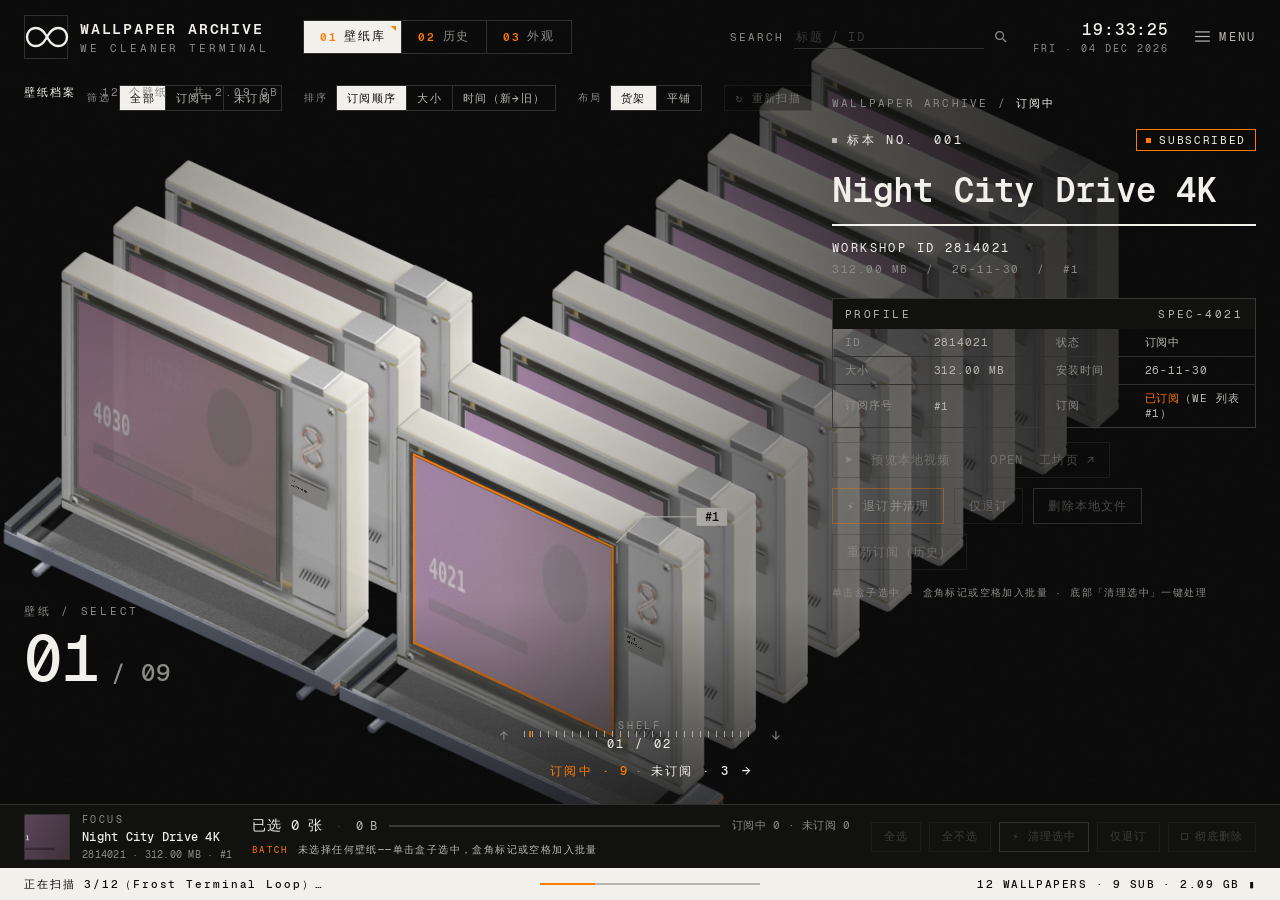
<file: webui/app/index.html>
<!doctype html>
<html lang="zh-CN">
<head>
<meta charset="utf-8">
<link rel="icon" type="image/png" href="assets/icon.png">
<meta name="viewport" content="width=device-width, initial-scale=1">
<title>WE Cleaner · Wallpaper Archive</title>
<link rel="stylesheet" href="style.css">
</head>
<body data-view="archive">

<!-- ============ 主画布（01 档案 · 等距标本架） ============ -->
<canvas id="stage"></canvas>
<div id="grain"></div>
<div id="vignette"></div>

<!-- ============ 平铺网格（快速浏览与选择） ============ -->
<div id="grid-wrap">
  <div id="grid-body"></div>
  <div id="grid-pager"></div>
</div>

<!-- ============ 顶栏 ============ -->
<header id="hud">
  <div class="brand">
    <div class="emblem">
      <svg viewBox="0 0 44 22" width="44" height="22"><path d="M11 2 C4 2 2 8 2 11 C2 14 4 20 11 20 C18 20 20 14 22 11 C24 8 26 2 33 2 C40 2 42 8 42 11 C42 14 40 20 33 20 C26 20 24 14 22 11 C20 8 18 2 11 2 Z" fill="none" stroke="currentColor" stroke-width="2.4"/></svg>
    </div>
    <div class="brand-text">
      <div class="brand-title">WALLPAPER&nbsp;ARCHIVE</div>
      <div class="brand-sub">WE&nbsp;CLEANER&nbsp;TERMINAL</div>
    </div>
  </div>

  <nav id="nav">
    <button class="nav-item" data-view="archive" title="01 壁纸库 — 全部壁纸 (1)"><i>01</i><span>壁纸库</span></button>
    <button class="nav-item" data-view="history" title="02 历史 — 可恢复订阅 (2)"><i>02</i><span>历史</span></button>
    <button class="nav-item" data-view="style" title="03 外观 — 配色方案 (3)"><i>03</i><span>外观</span></button>
  </nav>

  <div class="hud-right">
    <label class="hud-search" id="search-wrap">
      <span>SEARCH</span>
      <input id="search" type="text" autocomplete="off" spellcheck="false" aria-label="按标题或 ID 过滤" placeholder="标题 / ID">
      <svg viewBox="0 0 14 14" width="13" height="13"><circle cx="6" cy="6" r="4.2" fill="none" stroke="currentColor" stroke-width="1.4"/><line x1="9.3" y1="9.3" x2="13" y2="13" stroke="currentColor" stroke-width="1.4"/></svg>
    </label>
    <div class="hud-clock">
      <div class="clock-time">--:--:--</div>
      <div class="clock-date">—</div>
    </div>
    <button class="hud-menu" id="menu-btn" aria-haspopup="dialog" aria-expanded="false">
      <svg viewBox="0 0 16 12" width="15" height="11"><g stroke="currentColor" stroke-width="1.3"><line x1="0" y1="1" x2="16" y2="1"/><line x1="0" y1="6" x2="16" y2="6"/><line x1="0" y1="11" x2="16" y2="11"/></g></svg>
      <span>MENU</span>
    </button>
  </div>
</header>

<!-- ===================================================================== -->
<!-- 01 档案 ARCHIVE                                                        -->
<!-- ===================================================================== -->
<section class="view" id="view-archive">
  <div id="toolrow">
    <div class="toolgroup" data-group="stateFilter">
      <span class="tool-label">筛选</span>
      <button class="tool" data-key="stateFilter" data-val="all">全部</button><button class="tool" data-key="stateFilter" data-val="sub">订阅中</button><button class="tool" data-key="stateFilter" data-val="unsub">未订阅</button>
    </div>
    <div class="toolgroup" data-group="sort">
      <span class="tool-label">排序</span>
      <button class="tool" data-key="sort" data-val="sub">订阅顺序</button><button class="tool" data-key="sort" data-val="size">大小</button><button class="tool" data-key="sort" data-val="time">时间（新→旧）</button>
    </div>
    <div class="toolgroup" data-group="layout">
      <span class="tool-label">布局</span>
      <button class="tool is-on" data-key="layout" data-val="array">货架</button><button class="tool" data-key="layout" data-val="grid">平铺</button>
    </div>
    <div class="toolgroup">
      <button class="tool" id="btn-rescan" title="重新扫描磁盘与 Steam 订阅">↻&nbsp;重新扫描</button>
    </div>
  </div>

  <div id="grid-head">
    <span class="gh-name">壁纸档案</span>
    <span class="gh-dot">·</span><span id="gh-count">0</span>
    <span class="gh-dot">·</span><span id="gh-size">—</span>
  </div>

  <aside id="info">
    <div class="info-path">WALLPAPER&nbsp;ARCHIVE&nbsp;/&nbsp;<b id="info-group">—</b></div>

    <div class="info-head">
      <div class="info-cat"><span class="sq"></span>标本&nbsp;NO.&nbsp;<span id="info-no">—</span></div>
      <span class="chip chip-acc" id="info-chip">—</span>
    </div>

    <h1 class="info-title" id="info-title">—</h1>
    <div class="info-artist" id="info-wid">WORKSHOP&nbsp;ID&nbsp;—</div>
    <div class="info-meta" id="info-meta">—</div>

    <div class="profile">
      <div class="profile-head"><span>PROFILE</span><span id="info-arc">SPEC-0000</span></div>
      <table class="profile-table">
        <tr><td>ID</td><td id="p-wid">—</td><td>状态</td><td id="p-state">—</td></tr>
        <tr><td>大小</td><td id="p-size">—</td><td>安装时间</td><td id="p-date">—</td></tr>
        <tr><td>订阅序号</td><td id="p-subidx">—</td><td>订阅</td><td id="p-sub">—</td></tr>
      </table>
    </div>

    <div class="info-actions">
      <button class="btn" id="btn-preview">▶&nbsp;&nbsp;预览本地视频</button>
      <button class="btn" id="btn-open">OPEN&nbsp;&nbsp;工坊页&nbsp;↗</button>
    </div>
    <div class="info-actions">
      <button class="btn btn-warn" id="btn-unsub-one" title="退订并删除本地文件（可在历史中恢复订阅）">⚡&nbsp;退订并清理</button>
      <button class="btn" id="btn-unsub-keep" title="只退订，本地文件交给 Steam 处理">仅退订</button>
      <button class="btn btn-danger" id="btn-clean-one">删除本地文件</button>
      <button class="btn" id="btn-resub-one">重新订阅（历史）</button>
    </div>

    <div class="info-source" id="info-source">单击盒子选中 · 盒角标记或空格加入批量 · 底部「清理选中」一键处理</div>
  </aside>

  <div id="select-numeral">
    <div class="num-label">壁纸&nbsp;/&nbsp;SELECT</div>
    <div class="num-big" id="num-big">00<span class="num-of">/&nbsp;00</span></div>
  </div>

  <div id="ruler">
    <button class="ruler-arrow" id="ruler-up" title="上一排货架（组）">↑</button>
    <div class="ruler-ticks"><span class="ruler-mark" id="ruler-mark"></span></div>
    <button class="ruler-arrow" id="ruler-down" title="下一排货架（组）">↓</button>
  </div>

  <div id="shelf-switch">
    <div class="shelf-label">SHELF</div>
    <div class="shelf-num" id="shelf-num">01&nbsp;/&nbsp;01</div>
    <div class="shelf-nav">
      <button class="shelf-arrow" id="shelf-prev" title="上一组（←）">←</button>
      <b id="shelf-cur">—</b>
      <span class="shelf-dot">·</span>
      <b id="shelf-next">—</b>
      <button class="shelf-arrow" id="shelf-go" title="下一组（→）">→</button>
    </div>
  </div>
</section>

<!-- ===================================================================== -->
<!-- ===================================================================== -->
<!-- 03 历史 HISTORY —— 可恢复订阅                                          -->
<!-- ===================================================================== -->
<section class="view view-table" id="view-history">
  <div class="side">
    <div class="sec-head"><span class="sq"></span>操作历史&nbsp;·&nbsp;02</div>
    <table class="kv">
      <tr><td>记录条数</td><td id="hi-count">—</td></tr>
      <tr><td>已勾选</td><td id="hi-sel">—</td></tr>
      <tr><td>勾选大小</td><td id="hi-size">—</td></tr>
    </table>
    <div class="logbox">
      <div class="logbox-head"><span>恢复订阅</span><span>RESUB</span></div>
      <div class="logrow"><span>方式</span><b>重新订阅，Steam 自动下载</b><i class="dot"></i></div>
      <div class="logrow"><span>限制</span><b>不受只读锁定限制</b><i class="dot"></i></div>
      <div class="logrow"><span>注意</span><b>留意磁盘剩余空间</b><i class="dot"></i></div>
    </div>
    <div class="side-actions">
      <button class="btn" id="hi-all">全选</button>
      <button class="btn" id="hi-none">全不选</button>
      <button class="btn btn-acc" id="hi-resub">重新订阅勾选</button>
    </div>
  </div>

  <div class="tmain">
    <div class="t-rail"><span class="t-rail-num" id="hi-no">000</span></div>
    <div class="t-inner">
      <div class="t-head">
        <div class="t-head-left">
          <div class="t-cat"><span class="sq"></span>历史&nbsp;NO.&nbsp;<span id="hi-no2">001</span></div>
          <h2 class="t-title">退订 / 删除历史</h2>
        </div>
        <div class="t-head-right">
          <span class="t-meta" id="hi-meta">—</span>
          <button class="chip chip-pl" id="hi-refresh">↻&nbsp;刷新</button>
        </div>
      </div>
      <div class="t-thead"><span class="c-no">NO</span><span class="c-check">☐</span><span class="c-title">标题</span><span class="c-id">ID</span><span class="c-act">操作</span><span class="c-date">时间</span><span class="c-size">大小</span></div>
      <div class="t-rows" id="hi-rows"></div>
    </div>
  </div>

  <aside class="prof" id="prof-history"></aside>
</section>

<!-- ===================================================================== -->
<!-- 03 外观 STYLE                                                          -->
<!-- ===================================================================== -->
<section class="view" id="view-style">
  <div class="st-top">
    <span class="sec-head"><span class="sq"></span>外观&nbsp;·&nbsp;03</span>
    <span class="chip" id="st-skin-chip">WHITE</span>
    <span class="chip" id="st-scheme-chip">ARCHIVE</span>
    <span class="chip" id="st-mode-chip">DARK</span>
    <span class="st-top-right">
      <span class="tool-label">模式</span>
      <button class="tool" data-key="mode" data-val="light">浅色</button><button class="tool" data-key="mode" data-val="dark">深色</button>
    </span>
  </div>

  <div class="st-body">
    <div class="st-left">
      <div class="st-sec"><span class="sq"></span>标本盒外壳<span class="st-sec-num" id="st-skin-count">10</span></div>
      <div class="st-skins" id="st-skins"></div>

      <div class="st-sec"><span class="sq"></span>配色方案<span class="st-sec-num" id="st-scheme-count">06</span></div>
      <div class="st-schemes" id="st-schemes"></div>
    </div>

    <aside class="st-right">
      <div class="st-inuse-label">IN&nbsp;USE</div>
      <canvas id="st-hero" width="620" height="620"></canvas>
      <div class="st-inuse-name" id="st-inuse-name">WHITE</div>
      <div class="st-inuse-desc" id="st-inuse-desc">—</div>
      <div class="st-inuse-foot" id="st-inuse-foot">—</div>
    </aside>
  </div>
</section>

<!-- ============ 批量操作条（原 transport 位置） ============ -->
<footer id="transport">
  <div class="tr-left">
    <div class="tr-thumb" id="tr-thumb"><img id="tr-thumb-img" alt=""></div>
    <div class="tr-focus">
      <span class="tr-now-label">FOCUS</span>
      <b id="tr-title">—</b>
      <span id="tr-sub">—</span>
    </div>
  </div>
  <div class="tr-mid">
    <div class="tr-line">
      <span class="tr-clock" id="tr-count">已选 0 张</span>
      <span class="tr-start">·</span>
      <span class="tr-sel" id="tr-size">0 B</span>
      <div class="tr-bar" id="tr-bar"><div class="tr-bar-fill" id="tr-fill"></div></div>
      <span class="tr-tail" id="tr-detail">订阅中 0 · 未订阅 0</span>
    </div>
    <div class="tr-now"><span class="tr-now-label">BATCH</span><b id="tr-batch">未选择任何壁纸——单击盒子选中，盒角标记加入批量</b></div>
  </div>
  <div class="tr-right">
    <button class="tr-chip" id="btn-all">全选</button>
    <button class="tr-chip" id="btn-none">全不选</button>
    <button class="tr-chip tr-clean" id="btn-clean-sel" title="订阅中的退订并删文件，未订阅的直接删文件">⚡&nbsp;清理选中</button>
    <button class="tr-chip" id="btn-unsub-only" title="只退订不删文件">仅退订</button>
    <label class="tr-chip perm"><input type="checkbox" id="chk-perm"><span class="bx"></span>彻底删除</label>
  </div>
</footer>

<!-- ============ 解锁 / 警告条 ============ -->
<div id="unlock-bar" hidden>
  <span id="unlock-text">⚠ 订阅状态无法确认，破坏性操作已锁定</span>
  <button class="unlock-btn" id="btn-unlock">🔓&nbsp;我确认 Steam 里已全部退订，解锁清理</button>
</div>

<!-- ============ 状态条 ============ -->
<div id="statusbar">
  <span id="status-left">档案区&nbsp;·&nbsp;就绪</span>
  <div class="status-progress" id="status-progress"><div class="status-progress-fill" id="status-progress-fill"></div></div>
  <span class="status-right" id="status-right">—&nbsp;WALLPAPERS&nbsp;▮</span>
</div>

<!-- ============ MENU 浮层 ============ -->
<div id="menu-pop" class="pop" role="dialog" aria-label="菜单">
  <div class="pop-head"><span>■&nbsp;WALLPAPER&nbsp;ARCHIVE</span><button class="pop-x" id="pop-x">ESC</button></div>
  <div class="pop-body">
    <p class="pop-about">WE Cleaner — Wallpaper Engine 壁纸管理器，RhinE 档案架主题的 pywebview 前端。
      等距标本架上的每只盒子是一张壁纸：单击选中，盒角标记或空格加入批量清理集。
      订阅状态每 5 秒与 Steam 对账一次；退订 / 删除都可在「历史」里恢复订阅。</p>
    <div class="pop-sec">键盘</div>
    <table class="pop-keys">
      <tr><td><kbd>1</kbd>…<kbd>3</kbd></td><td>切换视图（壁纸库 / 历史 / 外观）</td></tr>
      <tr><td><kbd>←</kbd><kbd>→</kbd></td><td>沿货架移动选中</td></tr>
      <tr><td><kbd>↑</kbd><kbd>↓</kbd></td><td>切换分组货架</td></tr>
      <tr><td><kbd>SPACE</kbd></td><td>把选中壁纸加入 / 移出批量集</td></tr>
      <tr><td><kbd>/</kbd></td><td>聚焦搜索（标题或 ID）</td></tr>
      <tr><td><kbd>D</kbd></td><td>浅色 / 深色</td></tr>
      <tr><td><kbd>ENTER</kbd></td><td>打开选中壁纸的工坊页</td></tr>
      <tr><td><kbd>ESC</kbd></td><td>关闭浮层 / 取消</td></tr>
    </table>
    <div class="pop-sec">数据</div>
    <p class="pop-about" id="pop-source">扫描只读磁盘与 Steam 订阅列表；所有破坏性操作在服务端二次校验。</p>
  </div>
</div>

<!-- ============ 确认弹窗（照抄 tkinter 版语义） ============ -->
<div id="modal" class="modal" hidden role="dialog" aria-modal="true">
  <div class="modal-box">
    <div class="modal-head"><span class="sq"></span><b id="modal-title">确认</b></div>
    <pre class="modal-body" id="modal-body"></pre>
    <label class="modal-check" id="modal-check-row" hidden>
      <input type="checkbox" id="modal-check"><span class="bx"></span><span id="modal-check-text">我确认</span>
    </label>
    <div class="modal-actions">
      <button class="btn" id="modal-cancel">取消</button>
      <button class="btn btn-danger" id="modal-ok">确定</button>
    </div>
  </div>
</div>

<!-- ============ toast ============ -->
<div id="toasts"></div>

<script src="mock.js"></script>
<script src="app.js"></script>
</body>
</html>
</file>
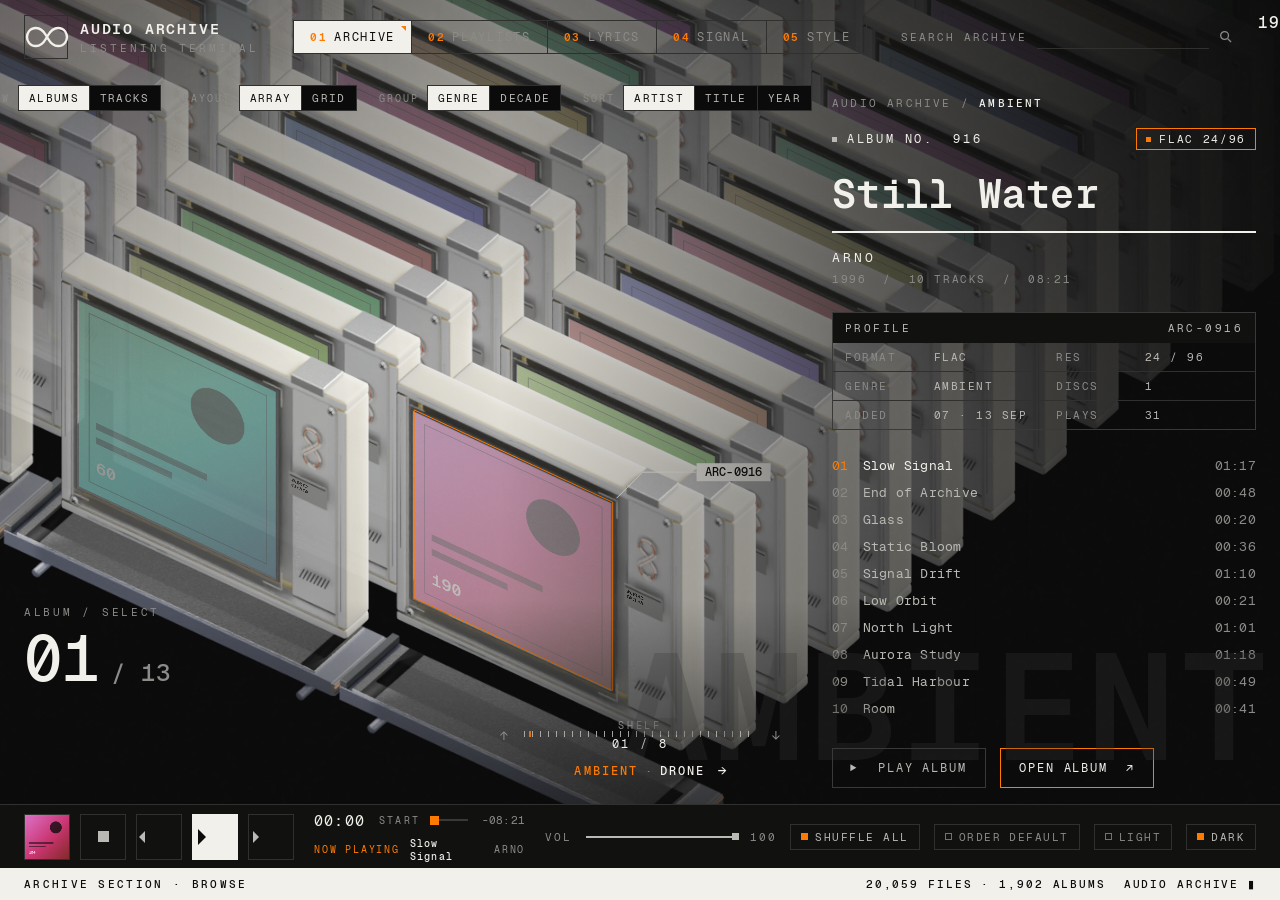
<file: webui/rhine-demo/index.html>
<!doctype html>
<html lang="en">
<head>
<meta charset="utf-8">
<meta name="viewport" content="width=device-width, initial-scale=1">
<title>RhinE — An Audio Archive · HTML Translation</title>
<link rel="stylesheet" href="style.css">
</head>
<body data-view="archive">

<!-- ============ 主画布（01 ARCHIVE 等距档案架 / 04 SIGNAL 监视器） ============ -->
<canvas id="stage"></canvas>
<div id="grain"></div>
<div id="vignette"></div>

<!-- ============ 顶栏 ============ -->
<header id="hud">
  <div class="brand">
    <div class="emblem">
      <svg viewBox="0 0 44 22" width="44" height="22"><path d="M11 2 C4 2 2 8 2 11 C2 14 4 20 11 20 C18 20 20 14 22 11 C24 8 26 2 33 2 C40 2 42 8 42 11 C42 14 40 20 33 20 C26 20 24 14 22 11 C20 8 18 2 11 2 Z" fill="none" stroke="currentColor" stroke-width="2.4"/></svg>
    </div>
    <div class="brand-text">
      <div class="brand-title">AUDIO&nbsp;ARCHIVE</div>
      <div class="brand-sub">LISTENING&nbsp;TERMINAL</div>
    </div>
  </div>

  <nav id="nav">
    <button class="nav-item" data-view="archive" title="01 Archive (1)"><i>01</i><span>ARCHIVE</span></button>
    <button class="nav-item" data-view="playlists" title="02 Playlists (2)"><i>02</i><span>PLAYLISTS</span></button>
    <button class="nav-item" data-view="lyrics" title="03 Lyrics (3)"><i>03</i><span>LYRICS</span></button>
    <button class="nav-item" data-view="signal" title="04 Signal (4)"><i>04</i><span>SIGNAL</span></button>
    <button class="nav-item" data-view="style" title="05 Style (5)"><i>05</i><span>STYLE</span></button>
  </nav>

  <div class="hud-right">
    <label class="hud-search" id="search-wrap">
      <span>SEARCH&nbsp;ARCHIVE</span>
      <input id="search" type="text" autocomplete="off" spellcheck="false" aria-label="Search archive">
      <svg viewBox="0 0 14 14" width="13" height="13"><circle cx="6" cy="6" r="4.2" fill="none" stroke="currentColor" stroke-width="1.4"/><line x1="9.3" y1="9.3" x2="13" y2="13" stroke="currentColor" stroke-width="1.4"/></svg>
    </label>
    <div class="hud-clock">
      <div class="clock-time">--:--:--</div>
      <div class="clock-date">—</div>
    </div>
    <button class="hud-menu" id="menu-btn" aria-haspopup="dialog" aria-expanded="false">
      <svg viewBox="0 0 16 12" width="15" height="11"><g stroke="currentColor" stroke-width="1.3"><line x1="0" y1="1" x2="16" y2="1"/><line x1="0" y1="6" x2="16" y2="6"/><line x1="0" y1="11" x2="16" y2="11"/></g></svg>
      <span>MENU</span>
    </button>
  </div>
</header>

<!-- ===================================================================== -->
<!-- 01 ARCHIVE                                                            -->
<!-- ===================================================================== -->
<section class="view" id="view-archive">
  <div id="toolrow">
    <div class="toolgroup" data-group="unit">
      <span class="tool-label">SHOW</span>
      <button class="tool" data-key="unit" data-val="albums">ALBUMS</button><button class="tool" data-key="unit" data-val="tracks">TRACKS</button>
    </div>
    <div class="toolgroup" data-group="layout">
      <span class="tool-label">LAYOUT</span>
      <button class="tool" data-key="layout" data-val="array">ARRAY</button><button class="tool" data-key="layout" data-val="grid">GRID</button>
    </div>
    <div class="toolgroup" data-group="group">
      <span class="tool-label">GROUP</span>
      <button class="tool" data-key="group" data-val="genre">GENRE</button><button class="tool" data-key="group" data-val="decade">DECADE</button>
    </div>
    <div class="toolgroup" data-group="sort">
      <span class="tool-label">SORT</span>
      <button class="tool" data-key="sort" data-val="artist">ARTIST</button><button class="tool" data-key="sort" data-val="title">TITLE</button><button class="tool" data-key="sort" data-val="year">YEAR</button>
    </div>
  </div>

  <div id="grid-head">
    <span class="gh-name">ALBUM&nbsp;GRID</span>
    <span class="gh-dot">·</span><span id="gh-count">1,982&nbsp;ALBUMS</span>
    <span class="gh-dot">·</span><span id="gh-by">BY&nbsp;GENRE</span>
  </div>
  <div id="grid-scroll"><div id="grid-body"></div></div>

  <aside id="info">
    <div class="info-path">AUDIO&nbsp;ARCHIVE&nbsp;/&nbsp;<b id="info-group">AMBIENT</b></div>

    <div class="info-head">
      <div class="info-cat"><span class="sq"></span>ALBUM&nbsp;NO.&nbsp;<span id="info-no">1012</span></div>
      <span class="chip chip-acc" id="info-chip">FLAC&nbsp;24/96</span>
    </div>

    <h1 class="info-title" id="info-title">Field Recordings Vol. 2</h1>
    <div class="info-artist" id="info-artist">ILSE&nbsp;MARTEN</div>
    <div class="info-meta" id="info-meta">2019&nbsp;&nbsp;/&nbsp;&nbsp;06&nbsp;TRACKS&nbsp;&nbsp;/&nbsp;&nbsp;03:25</div>

    <div class="profile">
      <div class="profile-head"><span>PROFILE</span><span id="info-arc">ARC-1012</span></div>
      <table class="profile-table">
        <tr><td>FORMAT</td><td>FLAC</td><td>RES</td><td>24 / 96</td></tr>
        <tr><td>GENRE</td><td id="info-genre">AMBIENT</td><td>DISCS</td><td>1</td></tr>
        <tr><td>ADDED</td><td id="info-added">—</td><td>PLAYS</td><td id="info-plays">—</td></tr>
      </table>
    </div>

    <ol class="tracks" id="info-tracks"></ol>

    <div class="info-actions">
      <button class="btn" id="btn-play-album">▶&nbsp;&nbsp;PLAY&nbsp;ALBUM</button>
      <button class="btn btn-acc" id="btn-open-album">OPEN&nbsp;ALBUM&nbsp;&nbsp;↗</button>
    </div>

    <div class="info-source" id="info-source">SOURCE&nbsp;·&nbsp;ALL&nbsp;PLAYLISTS&nbsp;(NO&nbsp;MEDIA&nbsp;LIBRARY&nbsp;FOLDERS)</div>
  </aside>

  <div id="select-numeral">
    <div class="num-label">ALBUM&nbsp;/&nbsp;SELECT</div>
    <div class="num-big" id="num-big">08<span class="num-of">/&nbsp;20</span></div>
  </div>

  <div id="ruler">
    <button class="ruler-arrow" id="ruler-up" title="Selection up one shelf row">↑</button>
    <div class="ruler-ticks"><span class="ruler-mark" id="ruler-mark"></span></div>
    <button class="ruler-arrow" id="ruler-down" title="Selection down one shelf row">↓</button>
  </div>

  <div id="shelf-switch">
    <div class="shelf-label">SHELF</div>
    <div class="shelf-num" id="shelf-num">13&nbsp;/&nbsp;100</div>
    <div class="shelf-nav">
      <button class="shelf-arrow" id="shelf-prev" title="Previous group (←)">←</button>
      <b id="shelf-cur">AMBIENT</b>
      <span class="shelf-dot">·</span>
      <b id="shelf-next">CLASS</b>
      <button class="shelf-arrow" id="shelf-go" title="Next group (→)">→</button>
    </div>
  </div>
</section>

<!-- ===================================================================== -->
<!-- 02 PLAYLISTS / 03 LYRICS — shared middle column + profile panel       -->
<!-- ===================================================================== -->
<section class="view view-pl" id="view-playlists">
  <!-- left: playlist manager -->
  <div class="mgr">
    <div class="mgr-head"><span>PLAYLISTS</span><span class="mgr-count" id="pl-count">02</span></div>
    <ul class="mgr-list" id="pl-list"></ul>
    <button class="mgr-new" id="pl-new">+&nbsp;&nbsp;NEW&nbsp;PLAYLIST</button>
  </div>

  <!-- middle: track list -->
  <div class="pl-main">
    <div class="pl-rail"><span class="pl-rail-num" id="pl-no">006</span></div>
    <div class="pl-inner">
      <div class="pl-head">
        <div class="pl-head-left">
          <div class="pl-cat"><span class="sq"></span>PLAYLIST&nbsp;NO.&nbsp;<span id="pl-no2">002</span></div>
          <h2 class="pl-title" id="pl-title">Archive&nbsp;·&nbsp;Album</h2>
        </div>
        <div class="pl-head-right">
          <span class="pl-meta" id="pl-meta">006&nbsp;TRACKS&nbsp;&nbsp;·&nbsp;&nbsp;03:24&nbsp;&nbsp;·&nbsp;&nbsp;26&nbsp;MB</span>
          <button class="chip chip-pl" id="pl-playing">●&nbsp;PLAYING</button>
        </div>
      </div>
      <div class="pl-tabs">
        <span class="tool-label">LAYOUT</span>
        <button class="tool" data-key="plmode" data-val="album">ALBUM</button><button class="tool" data-key="plmode" data-val="index">INDEX</button>
      </div>
      <div class="pl-thead">
        <span class="c-no">NO</span><span class="c-title">TITLE</span><span class="c-artist">ARTIST</span><span class="c-time">TIME</span><span class="c-pos">POS</span>
      </div>
      <div class="pl-rows" id="pl-rows"></div>
    </div>
  </div>

  <!-- right: signal profile -->
  <aside class="prof" id="prof-playlists"></aside>
</section>

<section class="view view-pl" id="view-lyrics">
  <!-- left: analysis column -->
  <div class="ly-left">
    <div class="sec-head"><span class="sq"></span>LYRICS&nbsp;SECTION&nbsp;·&nbsp;PLAYBACK</div>
    <table class="kv">
      <tr><td>SPECTRUM</td><td>48&nbsp;BANDS&nbsp;/&nbsp;LIVE</td></tr>
      <tr><td>PEAK</td><td id="ly-peak">-10.5&nbsp;DB</td></tr>
      <tr><td>RMS</td><td id="ly-rms">-33.8&nbsp;DB</td></tr>
      <tr><td>STEREO</td><td>1.00&nbsp;CORR</td></tr>
      <tr><td>RATE</td><td>96&nbsp;KHZ&nbsp;/&nbsp;24&nbsp;BIT</td></tr>
      <tr><td>SESSION</td><td id="ly-session">00:01:52</td></tr>
    </table>
    <div class="logbox">
      <div class="logbox-head"><span>ANALYSIS&nbsp;LOG</span><span id="ly-state">ACTIVE</span></div>
      <div class="logrow"><span>DECODE</span><b>FLAC&nbsp;24/96</b><i class="dot" id="ly-d1"></i></div>
      <div class="logrow"><span>REPLAYGAIN</span><b>NONE</b><i class="dot" id="ly-d2"></i></div>
      <div class="logrow"><span>LYRICS</span><b>LRC&nbsp;·&nbsp;2&nbsp;LANGUAGES</b><i class="dot" id="ly-d3"></i></div>
      <div class="logrow"><span>OUTPUT</span><b>2&nbsp;CH&nbsp;&nbsp;VOLUME&nbsp;0.0&nbsp;DB</b><i class="dot" id="ly-d4"></i></div>
      <div class="logrow"><span>NEXT</span><b id="ly-next">002&nbsp;INDEX</b><i class="dot" id="ly-d5"></i></div>
    </div>
  </div>

  <!-- middle: lyric monitor -->
  <div class="ly-main">
    <div class="ly-top">
      <span class="sec-head"><span class="sq"></span>LYRICS&nbsp;MONITOR&nbsp;·&nbsp;03</span>
      <span class="chip chip-acc" id="ly-chip">LRC&nbsp;·&nbsp;SYNCED</span>
      <span class="ly-count" id="ly-count">06&nbsp;LINES&nbsp;·&nbsp;2&nbsp;LANG</span>
    </div>
    <div class="ly-stage" id="ly-stage">
      <span class="cmark tl"></span><span class="cmark tr"></span><span class="cmark bl"></span><span class="cmark br"></span>
      <div class="ly-scroll" id="ly-scroll">
        <div class="ly-lines" id="ly-lines"></div>
      </div>
      <div class="ly-ruler" id="ly-ruler"><span>LINE</span></div>
    </div>
    <div class="ly-foot"><span id="ly-foot">LYRICS&nbsp;/&nbsp;LRC&nbsp;·&nbsp;LINE&nbsp;01&nbsp;OF&nbsp;06</span></div>
  </div>

  <aside class="prof" id="prof-lyrics"></aside>
</section>

<!-- ===================================================================== -->
<!-- 04 SIGNAL                                                             -->
<!-- ===================================================================== -->
<section class="view" id="view-signal">
  <div class="sig-top">
    <span class="sec-head"><span class="sq"></span>SIGNAL&nbsp;MONITOR&nbsp;·&nbsp;04</span>
    <span class="chip" id="sig-state">STANDBY</span>
  </div>
  <div class="sig-tools">
    <span class="tool-label">MODEL</span>
    <button class="tool" data-key="model" data-val="3d">3D</button><button class="tool" data-key="model" data-val="2d">2D</button><button class="tool" data-key="model" data-val="classic">CLASSIC</button>
  </div>
  <div class="sig-foot">
    <span class="tool-label">SIGNAL&nbsp;TRACE</span>
    <span class="sig-foot-mid">WHOLE&nbsp;TRACK</span>
    <span class="sig-foot-right"><b id="sig-time">00:00</b>&nbsp;&nbsp;/&nbsp;&nbsp;<span id="sig-len">00:30</span></span>
  </div>
</section>

<!-- ===================================================================== -->
<!-- 05 STYLE                                                              -->
<!-- ===================================================================== -->
<section class="view" id="view-style">
  <div class="st-top">
    <span class="sec-head"><span class="sq"></span>STYLE&nbsp;·&nbsp;05</span>
    <span class="chip" id="st-skin-chip">WHITE</span>
    <span class="chip" id="st-scheme-chip">ARCHIVE</span>
    <span class="chip" id="st-mode-chip">DARK</span>
    <span class="st-top-right">
      <button class="tool" id="st-intro">▶&nbsp;PLAY&nbsp;INTRO</button>
      <span class="tool-label">MODE</span>
      <button class="tool" data-key="mode" data-val="light">LIGHT</button><button class="tool" data-key="mode" data-val="dark">DARK</button>
    </span>
  </div>

  <div class="st-body">
    <div class="st-left">
      <div class="st-sec"><span class="sq"></span>CASE&nbsp;SKIN<span class="st-sec-num" id="st-skin-count">10</span></div>
      <div class="st-skins" id="st-skins"></div>

      <div class="st-sec"><span class="sq"></span>COLOUR&nbsp;SCHEME<span class="st-sec-num" id="st-scheme-count">06</span></div>
      <div class="st-schemes" id="st-schemes"></div>
    </div>

    <aside class="st-right">
      <div class="st-inuse-label">IN&nbsp;USE</div>
      <canvas id="st-hero" width="620" height="620"></canvas>
      <div class="st-inuse-name" id="st-inuse-name">WHITE</div>
      <div class="st-inuse-desc" id="st-inuse-desc">Soft matte white plastics and white metal, frosted silver tab.</div>
      <div class="st-inuse-foot" id="st-inuse-foot">CASE&nbsp;SKIN&nbsp;&nbsp;10&nbsp;/&nbsp;10</div>
    </aside>
  </div>
</section>

<!-- ============ 底部播放条 ============ -->
<footer id="transport">
  <div class="tr-left">
    <div class="tr-thumb" id="tr-thumb"><canvas width="96" height="96"></canvas></div>
    <button class="tr-btn" id="tr-stop" title="Stop (Esc)"></button>
    <button class="tr-btn" id="tr-prev" title="Previous (,)"></button>
    <button class="tr-btn tr-play" id="tr-play" title="Play / pause (Space)"></button>
    <button class="tr-btn" id="tr-next" title="Next (.)"></button>
  </div>
  <div class="tr-mid">
    <div class="tr-line">
      <span class="tr-clock" id="tr-clock">00:00</span>
      <span class="tr-start">START</span>
      <div class="tr-bar" id="tr-bar"><div class="tr-bar-fill" id="tr-fill"></div><div class="tr-bar-head" id="tr-head"></div></div>
      <span class="tr-tail" id="tr-tail">-00:30</span>
    </div>
    <div class="tr-now"><span class="tr-now-label">NOW&nbsp;PLAYING</span><b id="tr-title">—</b><span id="tr-artist">—</span></div>
  </div>
  <div class="tr-right">
    <span class="tr-vol-label">VOL</span>
    <div class="tr-vol" id="tr-vol"><div class="tr-vol-fill" id="tr-vol-fill"></div></div>
    <span class="tr-vol-num" id="tr-vol-num">100</span>
    <button class="tr-chip" id="tr-shuffle"><span class="bx"></span>SHUFFLE&nbsp;ALL</button>
    <button class="tr-chip" id="tr-order"><span class="bx"></span>ORDER&nbsp;DEFAULT</button>
    <button class="tr-chip" id="tr-light" data-key="mode" data-val="light"><span class="bx"></span>LIGHT</button>
    <button class="tr-chip" id="tr-dark" data-key="mode" data-val="dark"><span class="bx"></span>DARK</button>
  </div>
</footer>

<!-- ============ 状态条 ============ -->
<div id="statusbar">
  <span id="status-left">ARCHIVE&nbsp;SECTION&nbsp;·&nbsp;BROWSE</span>
  <span class="status-right" id="status-right">20,059&nbsp;FILES&nbsp;·&nbsp;1,902&nbsp;ALBUMS&nbsp;&nbsp;AUDIO&nbsp;ARCHIVE&nbsp;▮</span>
</div>

<!-- ============ MENU 浮层 ============ -->
<div id="menu-pop" class="pop" role="dialog" aria-label="Menu">
  <div class="pop-head"><span>■&nbsp;AUDIO&nbsp;ARCHIVE</span><button class="pop-x" id="pop-x">ESC</button></div>
  <div class="pop-body">
    <p class="pop-about">RhinE — <b>An Audio Archive</b>. A foobar2000 theme translated to a static HTML page:
      the isometric specimen shelves, the playlist manager, the lyric monitor and the ∞ signal ring are
      redrawn here in Canvas and CSS from the theme's own sprites and design tokens.</p>
    <div class="pop-sec">KEYBOARD</div>
    <table class="pop-keys">
      <tr><td><kbd>1</kbd>…<kbd>5</kbd></td><td>switch view</td></tr>
      <tr><td><kbd>G</kbd></td><td>layout ARRAY / GRID</td></tr>
      <tr><td><kbd>←</kbd><kbd>→</kbd></td><td>move along the shelf</td></tr>
      <tr><td><kbd>↑</kbd><kbd>↓</kbd></td><td>previous / next group</td></tr>
      <tr><td><kbd>SPACE</kbd></td><td>play / pause</td></tr>
      <tr><td><kbd>,</kbd><kbd>.</kbd></td><td>previous / next track</td></tr>
      <tr><td><kbd>/</kbd></td><td>focus search</td></tr>
      <tr><td><kbd>D</kbd></td><td>light / dark</td></tr>
      <tr><td><kbd>ENTER</kbd></td><td>inspect selected album</td></tr>
      <tr><td><kbd>ESC</kbd></td><td>close overlay / stop</td></tr>
    </table>
    <div class="pop-sec">SOURCE</div>
    <p class="pop-about" id="pop-source">—</p>
  </div>
</div>

<!-- ============ 抽盒检视浮层 ============ -->
<div id="inspect" class="overlay" hidden>
  <div class="insp-text" id="insp-text">
    <div class="insp-head">INSPECTION&nbsp;&nbsp;·&nbsp;&nbsp;<b id="insp-arc">ARC-1012</b></div>
    <div class="insp-sub" id="insp-sub">FLAC&nbsp;24/96</div>
  </div>
  <button class="insp-back" id="insp-back">←&nbsp;&nbsp;RETURN&nbsp;TO&nbsp;ARCHIVE</button>
</div>

<script src="data-inspect.js"></script>
<script src="app.js"></script>
</body>
</html>
</file>
<file: webui/app/style.css>
/* WE Cleaner · RhinE 档案架主题 — 设计 tokens 与 RhinE demo 完全一致（theme/tokens/tokens.json）。
   applyTheme()（app.js）在运行时把每个 token 写到 :root，全部 chrome 与 canvas 共用一份调色板。
   静态资产（字型 / 颗粒 / 盒子贴图 / 导轨）复用 ../rhine-demo/assets/。 */
@font-face { font-family: "Geist Mono"; src: url("../rhine-demo/assets/fonts/GeistMono-Regular.ttf");  font-weight: 400; }
@font-face { font-family: "Geist Mono"; src: url("../rhine-demo/assets/fonts/GeistMono-Medium.ttf");   font-weight: 500; }
@font-face { font-family: "Geist Mono"; src: url("../rhine-demo/assets/fonts/GeistMono-SemiBold.ttf"); font-weight: 600; }

:root {
  /* archive · dark — overwritten by applyTheme() */
  --bg: #0b0b0b; --fg: #f2f0ea; --fg-soft: #bbb9b4; --text-muted: #8c8b88; --mark: #8a8984;
  --line-dim: #73726f; --line-faint: #393938; --hair: #30302f; --panel: #111110; --panel-hi: #181817;
  --case: #1b1b1a; --case-hi: #2b2b29; --well: #121212; --accent: #ff7a01; --on-accent: #0b0b0b;
  --scrim-rgb: 11,11,11;
  --grain: url("../rhine-demo/assets/grain-dark.png");
  --grain-blend: overlay;
  --grain-opacity: .5;

  /* metrics (dp) */
  --gutter: 24px;
  --header: 73px;
  --transport: 64px;
  --status: 32px;
  --unlock: 0px;              /* 解锁条显示时由 JS 置 44px */
  --hairline: 1px;
  --rail-width: 56px;
  --mgr-width: 232px;
  --panel-width: 424px;
}

* { margin: 0; padding: 0; box-sizing: border-box; }

html, body {
  height: 100%;
  overflow: hidden;
  background: var(--bg);
  color: var(--fg);
  font-family: "Geist Mono", "Microsoft YaHei", ui-monospace, monospace;
  font-size: 13px;
  letter-spacing: .02em;
  -webkit-font-smoothing: antialiased;
  user-select: none;
}

#stage { position: absolute; inset: 0; width: 100%; height: 100%; display: block; z-index: 0; }
body[data-view="history"] #stage, body[data-view="style"] #stage { display: none; }

#grain {
  position: absolute; inset: 0; pointer-events: none; z-index: 3;
  opacity: var(--grain-opacity);
  background-image: var(--grain);
  background-size: 512px 512px;
  mix-blend-mode: var(--grain-blend);
}
#vignette {
  position: absolute; inset: 0; pointer-events: none; z-index: 2;
  background:
    linear-gradient(to top,  rgba(var(--scrim-rgb),.95) 0, rgba(var(--scrim-rgb),0) 300px),
    linear-gradient(to left,  rgba(var(--scrim-rgb),.96) 0, rgba(var(--scrim-rgb),.55) 420px, rgba(var(--scrim-rgb),0) 780px),
    radial-gradient(130% 100% at 40% 80%, rgba(var(--scrim-rgb),0) 42%, rgba(var(--scrim-rgb),.72) 100%);
}
body[data-view="history"] #vignette, body[data-view="style"] #vignette { display: none; }

button, input { font: inherit; color: inherit; background: none; border: none; cursor: pointer; }
button:focus-visible, input:focus-visible { outline: 1px solid var(--accent); outline-offset: 1px; }
button:disabled { opacity: .35; cursor: not-allowed; }
button:disabled:hover { border-color: var(--line-faint); color: var(--fg-soft); }

/* ================= 视图容器 ================= */
.view { display: none; }
body[data-view="archive"] #view-archive,
body[data-view="history"] #view-history,
body[data-view="style"]   #view-style { display: block; }

#view-archive { position: absolute; inset: 0; z-index: 4; pointer-events: none; }
#view-archive > * { pointer-events: auto; }
.view-table, #view-style { position: absolute; left: 0; right: 0; top: var(--header); bottom: calc(var(--transport) + var(--status) + var(--unlock)); z-index: 4; }

.sq { width: 5px; height: 5px; background: var(--fg-soft); display: inline-block; flex: 0 0 auto; }
.sec-head { display: flex; align-items: center; gap: 9px; font-size: 10.5px; letter-spacing: .2em; color: var(--fg); }

/* ================= 顶栏 ================= */
#hud {
  position: absolute; top: 0; left: 0; right: 0; height: var(--header);
  display: flex; align-items: center; gap: 34px;
  padding: 0 var(--gutter); z-index: 8;
}
.brand { display: flex; align-items: center; gap: 12px; }
.emblem {
  width: 44px; height: 44px; display: grid; place-items: center;
  border: var(--hairline) solid var(--hair); padding: 10px 0;
  color: var(--fg);
}
.brand-title { font-weight: 600; font-size: 15px; letter-spacing: .12em; }
.brand-sub   { font-size: 10.5px; letter-spacing: .28em; color: var(--text-muted); margin-top: 3px; }

#nav { display: flex; align-items: stretch; height: 34px; }
.nav-item {
  position: relative;
  display: flex; align-items: center; gap: 7px; padding: 0 16px;
  border: var(--hairline) solid var(--hair); border-right-width: 0;
  color: var(--text-muted); letter-spacing: .14em; font-size: 12px;
}
.nav-item:last-child { border-right-width: var(--hairline); }
.nav-item i { font-style: normal; color: var(--accent); font-weight: 600; font-size: 11px; }
.nav-item:hover { color: var(--fg); }
.nav-item.is-active { background: var(--fg); color: var(--bg); }
.nav-item.is-active i { color: var(--accent); }
.nav-item.is-active::after {
  content: ""; position: absolute; right: 5px; top: 5px;
  width: 0; height: 0; border-left: 5px solid transparent; border-top: 5px solid var(--accent);
}

.hud-right { margin-left: auto; display: flex; align-items: center; gap: 26px; color: var(--fg-soft); }
.hud-search { display: flex; align-items: center; gap: 10px; font-size: 11px; letter-spacing: .18em; color: var(--text-muted); cursor: text; }
.hud-search input {
  width: 190px; height: 24px; padding: 0 2px; cursor: text;
  border-bottom: var(--hairline) solid var(--hair); color: var(--fg);
  font-size: 11.5px; letter-spacing: .12em;
  user-select: text; -webkit-user-select: text;   /* 输入框内允许框选（全局 user-select:none 会波及） */
}
.hud-search input::placeholder { color: var(--line-faint); }
.hud-search:hover { color: var(--fg-soft); }
.hud-search.is-hit input { border-bottom-color: var(--accent); }
.clock-time { font-size: 16px; font-weight: 500; color: var(--fg); letter-spacing: .06em; }
.clock-date { font-size: 10px; letter-spacing: .2em; color: var(--text-muted); margin-top: 2px; }
.hud-clock { text-align: right; }
.hud-menu { display: flex; align-items: center; gap: 9px; font-size: 12px; letter-spacing: .18em; color: var(--fg-soft); }
.hud-menu:hover { color: var(--fg); }

/* ================= 工具条 ================= */
#toolrow {
  position: absolute; top: calc(var(--header) + 6px); right: calc(var(--panel-width) + 44px);
  display: flex; gap: 22px; align-items: center;
  padding: 6px 0;
}
.toolgroup { display: flex; align-items: center; gap: 0; }
.tool-label { font-size: 10px; letter-spacing: .2em; color: var(--text-muted); margin-right: 8px; }
.tool {
  height: 26px; padding: 0 10px; font-size: 11px; letter-spacing: .12em;
  color: var(--fg-soft); border: var(--hairline) solid var(--hair); border-right-width: 0;
  background: var(--bg);
}
.tool:last-child { border-right-width: var(--hairline); }
.tool:hover { color: var(--fg); border-color: var(--line-dim); }
.tool.is-on { background: var(--fg); color: var(--bg); }

/* ================= 左下大数字 ================= */
#select-numeral { position: absolute; left: var(--gutter); bottom: calc(var(--transport) + var(--status) + var(--unlock) + 112px); }
.num-label { font-size: 10.5px; letter-spacing: .26em; color: var(--text-muted); }
.num-big { font-size: 64px; font-weight: 500; line-height: 1.05; margin-top: 6px; }
.num-of { font-size: 24px; color: var(--text-muted); margin-left: 10px; letter-spacing: .05em; }

/* ================= 标尺 ================= */
#ruler {
  position: absolute; left: 50%; transform: translateX(-50%);
  bottom: calc(var(--transport) + var(--status) + var(--unlock) + 58px);
  display: flex; align-items: center; gap: 12px; color: var(--text-muted);
}
.ruler-arrow { font-size: 13px; color: var(--text-muted); padding: 2px 4px; }
.ruler-arrow:hover { color: var(--fg); }
.ruler-ticks {
  position: relative; width: 232px; height: 16px; opacity: .85;
  background-image: repeating-linear-gradient(to right, var(--fg-soft) 0 1px, transparent 1px 8px);
  -webkit-mask-image: linear-gradient(to bottom, transparent 0 3px, #000 3px 9px, transparent 9px);
          mask-image: linear-gradient(to bottom, transparent 0 3px, #000 3px 9px, transparent 9px);
  background-size: 100% 100%;
}
.ruler-mark {
  position: absolute; top: 0; bottom: 0; width: 2px; margin-left: -1px;
  background: var(--accent); transition: left .16s linear;
}

/* ================= 架子/分组切换 ================= */
#shelf-switch {
  position: absolute; left: 50%; transform: translateX(-50%);
  bottom: calc(var(--transport) + var(--status) + var(--unlock) + 22px); text-align: center;
}
.shelf-label { font-size: 10px; letter-spacing: .26em; color: var(--text-muted); }
.shelf-num { display: block; font-size: 12px; letter-spacing: .2em; color: var(--fg); margin-top: 4px; }
.shelf-nav { margin-top: 8px; display: flex; align-items: center; justify-content: center; gap: 6px; font-size: 12px; letter-spacing: .18em; color: var(--text-muted); }
.shelf-nav b { color: var(--fg); font-weight: 500; }
#shelf-cur { color: var(--accent); }
.shelf-arrow { color: var(--fg); font-size: 14px; padding: 2px 6px; }
.shelf-arrow:hover { color: var(--accent); }
.shelf-arrow:disabled { color: var(--line-faint); cursor: default; }

/* ================= 右侧信息面板（详情 = 壁纸档案） ================= */
#info { position: absolute; top: 96px; right: var(--gutter); width: var(--panel-width); }
.info-path { font-size: 11px; letter-spacing: .2em; color: var(--text-muted); }
.info-path b { color: var(--fg); font-weight: 500; }

.info-head { display: flex; align-items: center; justify-content: space-between; margin-top: 18px; }
.info-cat { display: flex; align-items: center; gap: 10px; font-size: 12px; letter-spacing: .22em; color: var(--fg); }
.chip {
  height: 22px; display: inline-flex; align-items: center; padding: 0 9px;
  border: var(--hairline) solid var(--line-faint); font-size: 10.5px; letter-spacing: .16em; color: var(--fg-soft);
}
.chip-acc { border-color: var(--accent); color: var(--fg); gap: 8px; }
.chip-acc::before { content: ""; width: 5px; height: 5px; background: var(--accent); }
.chip-warn { border-color: var(--text-muted); color: var(--fg-soft); }

.info-title {
  font-size: 34px; font-weight: 600; line-height: 1.14; margin-top: 20px;
  padding-bottom: 14px; border-bottom: 2px solid var(--fg);
  word-break: break-all;
}
.info-artist { margin-top: 14px; font-size: 12px; letter-spacing: .2em; color: var(--fg); }
.info-meta { margin-top: 6px; font-size: 11px; letter-spacing: .14em; color: var(--text-muted); }

.profile { margin-top: 22px; border: var(--hairline) solid var(--line-faint); }
.profile-head {
  display: flex; justify-content: space-between; padding: 8px 12px;
  background: var(--panel); font-size: 11px; letter-spacing: .22em; color: var(--fg-soft);
}
.profile-table { width: 100%; border-collapse: collapse; table-layout: fixed; }
.profile-table td { padding: 6px 12px; font-size: 11px; letter-spacing: .08em; color: var(--fg-soft); overflow: hidden; word-break: break-all; }
.profile-table td:nth-child(odd)  { color: var(--text-muted); width: 21%; }
.profile-table td:nth-child(even) { width: 29%; }
.profile-table tr + tr td { border-top: var(--hairline) solid var(--hair); }
.profile-table td .is-on { color: var(--accent); }

.info-actions { display: flex; gap: 10px; margin-top: 14px; flex-wrap: wrap; }
.info-actions + .info-actions { margin-top: 10px; }
.btn {
  height: 36px; padding: 0 14px; border: var(--hairline) solid var(--line-faint);
  font-size: 11.5px; letter-spacing: .1em; color: var(--fg-soft);
}
.btn:hover { border-color: var(--line-dim); color: var(--fg); }
.btn-acc { border-color: var(--accent); color: var(--fg); }
.btn-acc:hover { background: var(--accent); color: var(--on-accent); }
.btn-warn { border-color: var(--accent); color: var(--fg); }
.btn-warn:hover { background: var(--accent); color: var(--on-accent); }
.btn-danger { border-color: var(--line-dim); color: var(--fg-soft); }
.btn-danger:hover { background: var(--fg); color: var(--bg); }
.info-source { margin-top: 14px; font-size: 10px; letter-spacing: .14em; color: var(--mark); line-height: 1.8; }

/* ================= 档案区表头（总览行） ================= */
#grid-head {
  position: absolute; left: var(--gutter); top: calc(var(--header) + 12px);
  display: flex; align-items: center; gap: 8px;
  font-size: 10.5px; letter-spacing: .2em; color: var(--text-muted);
}
.gh-name { color: var(--fg); }
.gh-dot { color: var(--line-faint); }

/* ================= 平铺网格布局（快速浏览与选择） ================= */
#grid-wrap {
  position: absolute; inset: 0; display: none;
  overflow-y: auto;
  padding: calc(var(--header) + 44px) calc(var(--panel-width) + var(--gutter) + 24px) 150px var(--gutter);
}
#grid-body {
  display: grid; gap: 14px;
  grid-template-columns: repeat(auto-fill, minmax(200px, 1fr));
}
.gcard {
  position: relative; background: var(--case); border: 1px solid var(--line-faint);
  border-radius: 10px; padding: 8px; cursor: pointer; user-select: none;
}
.gcard:hover { border-color: var(--fg-soft); }
.gcard.is-focus { border-color: var(--accent); box-shadow: 0 0 0 1px var(--accent); }
.gcard.is-marked { border-color: var(--accent); border-width: 3px; padding: 6px; }
.gcard img { width: 100%; aspect-ratio: 16 / 9; object-fit: cover; display: block; background: var(--well); border-radius: 4px; }
.gc-title { margin-top: 8px; font-size: 12.5px; white-space: nowrap; overflow: hidden; text-overflow: ellipsis; color: var(--fg); }
.gc-meta { margin-top: 3px; font-size: 11px; color: var(--text-muted); white-space: nowrap; overflow: hidden; text-overflow: ellipsis; }
.gc-foot { display: flex; justify-content: space-between; align-items: center; margin-top: 5px; }
.gc-state { font-size: 11px; color: var(--mark); }
.gc-state.on { color: var(--accent); }
.gc-play {
  background: none; border: 1px solid var(--line-faint); border-radius: 6px;
  color: var(--fg-soft); font: inherit; font-size: 10.5px; letter-spacing: .06em;
  padding: 2px 8px; cursor: pointer;
}
.gc-play:hover { border-color: var(--accent); color: var(--accent); }
.gc-mark {
  position: absolute; top: 12px; right: 12px; width: 22px; height: 22px; z-index: 2;
  display: grid; place-items: center; background: rgba(var(--scrim-rgb), .78);
  border: 1px solid var(--line-faint); border-radius: 999px; font-size: 13px; color: var(--fg-soft);
}
.gcard.is-marked .gc-mark { background: var(--accent); color: var(--on-accent); border-color: var(--accent); }
.gc-mark:hover { border-color: var(--accent); color: var(--accent); }
.gcard.is-marked .gc-mark:hover { color: var(--on-accent); }
#grid-pager { display: flex; gap: 12px; align-items: center; justify-content: center; margin-top: 22px; color: var(--text-muted); }
.gp {
  background: none; border: 1px solid var(--hair); color: var(--fg-soft);
  width: 38px; height: 30px; cursor: pointer; border-radius: 6px; font: inherit;
}
.gp:hover:not(:disabled) { border-color: var(--accent); color: var(--accent); }
.gp:disabled { opacity: .35; cursor: default; }
.gp-num { font-size: 12px; letter-spacing: .12em; }

/* ================= 02 表格视图公共三列 ================= */
.view-table { display: none; grid-template-columns: var(--mgr-width) 1fr 360px; }
body[data-view="history"] #view-history { display: grid; }

/* 左列 */
.side { border-right: var(--hairline) solid var(--hair); padding: 18px 16px 20px; overflow-y: auto; display: flex; flex-direction: column; min-height: 0; }
.kv { width: 100%; border-collapse: collapse; margin-top: 16px; }
.kv td { padding: 4px 0; font-size: 10.5px; letter-spacing: .14em; }
.kv td:first-child { color: var(--text-muted); }
.kv td:last-child { color: var(--fg-soft); text-align: right; }
.logbox { margin-top: 22px; border: var(--hairline) solid var(--line-faint); }
.logbox-head { display: flex; justify-content: space-between; padding: 7px 10px; background: var(--panel); font-size: 10.5px; letter-spacing: .2em; color: var(--fg-soft); }
.logbox-head span:last-child { color: var(--accent); }
.logrow { display: flex; align-items: center; gap: 8px; padding: 6px 10px; font-size: 10.5px; letter-spacing: .08em; border-top: var(--hairline) solid var(--hair); }
.logrow span { width: 52px; flex: 0 0 auto; color: var(--text-muted); }
.logrow b { flex: 1; font-weight: 500; color: var(--fg-soft); font-size: 10px; letter-spacing: .04em; }
.dot { width: 7px; height: 7px; border: var(--hairline) solid var(--line-faint); display: inline-block; }
.dot.is-on { background: var(--accent); border-color: var(--accent); }
.side-actions { margin-top: auto; padding-top: 18px; display: flex; flex-direction: column; gap: 8px; }
.side-actions .btn { width: 100%; text-align: left; }

/* 中列 —— 表格 */
.tmain { display: flex; min-width: 0; }
.t-rail { width: var(--rail-width); border-right: var(--hairline) solid var(--hair); position: relative; flex: 0 0 auto; }
.t-rail-num {
  position: absolute; top: 0; left: 50%; transform: translateX(-50%);
  padding-top: 20px; font-size: 10.5px; letter-spacing: .3em; color: var(--text-muted);
  writing-mode: vertical-rl;
}
.t-inner { flex: 1; min-width: 0; display: flex; flex-direction: column; }
.t-head { display: flex; align-items: flex-start; justify-content: space-between; gap: 24px; padding: 18px 26px 0; }
.t-cat { display: flex; align-items: center; gap: 9px; font-size: 10.5px; letter-spacing: .22em; color: var(--text-muted); }
.t-title { font-size: 26px; font-weight: 600; letter-spacing: .02em; margin-top: 10px; }
.t-head-right { display: flex; align-items: center; gap: 16px; padding-top: 4px; }
.t-meta { font-size: 11px; letter-spacing: .14em; color: var(--text-muted); }
.chip-pl { border-color: var(--hairline); height: 24px; }
.chip-pl:hover { border-color: var(--accent); color: var(--fg); }
.t-thead {
  display: flex; align-items: center; padding: 14px 26px 6px; gap: 16px;
  border-bottom: 2px solid var(--fg);
  font-size: 10px; letter-spacing: .2em; color: var(--text-muted);
}
.t-rows { overflow-y: auto; flex: 1; min-height: 0; padding-bottom: 24px; scrollbar-width: thin; scrollbar-color: var(--line-faint) transparent; }
.t-rows::-webkit-scrollbar { width: 10px; }
.t-rows::-webkit-scrollbar-thumb { background: var(--line-faint); }
.t-row {
  display: flex; align-items: center; gap: 16px; height: 30px; padding: 0 26px;
  border-left: 2px solid transparent; cursor: pointer;
  font-size: 12px; color: var(--fg-soft); letter-spacing: .04em;
}
.t-row:hover { background: var(--panel); color: var(--fg); }
.t-row.is-sel { background: var(--fg-soft); color: var(--bg); border-left-color: var(--accent); }
.t-row.is-sel .c-no, .t-row.is-sel .c-id, .t-row.is-sel .c-size,
.t-row.is-sel .c-date, .t-row.is-sel .c-act { color: var(--bg); }
.t-empty { padding: 48px 26px; font-size: 12px; letter-spacing: .16em; color: var(--text-muted); }
.c-no { width: 30px; color: var(--mark); }
.c-check { width: 26px; color: var(--mark); }
.t-row.is-sel .c-check { color: var(--accent); }
.c-title { flex: 1; overflow: hidden; text-overflow: ellipsis; white-space: nowrap; }
.c-id { width: 84px; color: var(--text-muted); }
.c-size { width: 82px; text-align: right; color: var(--text-muted); }
.c-date { width: 110px; text-align: right; color: var(--text-muted); }
.c-sub { width: 52px; text-align: right; }
.c-act { width: 44px; text-align: right; color: var(--text-muted); }
.c-sub .tag-on { color: var(--accent); }
.c-sub .tag-off { color: var(--mark); }

/* 右列 —— 与详情面板同构的 PROFILE */
.prof { border-left: var(--hairline) solid var(--hair); padding: 18px 22px 24px; overflow-y: auto; display: flex; flex-direction: column; }
.prof-head { display: flex; align-items: center; justify-content: space-between; font-size: 10.5px; letter-spacing: .2em; color: var(--fg); }
.prof-title { font-size: 24px; font-weight: 600; line-height: 1.2; margin-top: 16px; padding-bottom: 12px; border-bottom: 2px solid var(--fg); word-break: break-all; }
.prof-block { margin-top: 16px; border: var(--hairline) solid var(--line-faint); }
.prof-block-head { display: flex; justify-content: space-between; padding: 7px 10px; background: var(--panel); font-size: 10.5px; letter-spacing: .2em; color: var(--fg-soft); }
.prof-kv { display: grid; grid-template-columns: 1fr; }
.prof-kv > div { display: flex; justify-content: space-between; gap: 8px; padding: 5px 10px; font-size: 10.5px; letter-spacing: .1em; }
.prof-kv > div + div { border-top: var(--hairline) solid var(--hair); }
.prof-kv b { color: var(--fg-soft); font-weight: 500; overflow: hidden; text-overflow: ellipsis; white-space: nowrap; max-width: 200px; }
.prof-kv i { font-style: normal; color: var(--text-muted); }
.prof-actions { margin-top: 18px; display: flex; flex-direction: column; gap: 8px; }
.prof-actions .btn { width: 100%; text-align: left; }
.prof-empty { margin-top: 22px; font-size: 11px; line-height: 1.9; letter-spacing: .12em; color: var(--text-muted); }

/* ================= 03 外观 ================= */
#view-style { display: none; }
body[data-view="style"] #view-style { display: grid; grid-template-columns: 1fr 360px; }
.st-top { grid-column: 1 / -1; display: flex; align-items: center; gap: 12px; padding: 18px var(--gutter) 14px; border-bottom: var(--hairline) solid var(--hair); }
.st-top-right { margin-left: auto; display: flex; align-items: center; gap: 0; }
.st-body { grid-column: 1 / -1; display: grid; grid-template-columns: 1fr 360px; min-height: 0; }
.st-left { padding: 18px var(--gutter) 30px; overflow-y: auto; min-height: 0; }
.st-sec { display: flex; align-items: center; gap: 9px; font-size: 10.5px; letter-spacing: .22em; color: var(--fg); margin: 6px 0 14px; }
.st-sec-num { color: var(--text-muted); margin-left: 4px; }
.st-skins { display: grid; grid-template-columns: repeat(5, 1fr); gap: 14px; }
.st-cell { border: var(--hairline) solid var(--hair); padding: 10px; cursor: pointer; background: var(--well); }
.st-cell:hover { border-color: var(--line-dim); }
.st-cell.is-sel { border-color: var(--accent); }
.st-cell canvas { width: 100%; height: auto; display: block; }
.st-cell-foot { display: flex; align-items: center; gap: 7px; margin-top: 9px; font-size: 10px; letter-spacing: .18em; color: var(--fg-soft); }
.st-cell-foot i { font-style: normal; color: var(--text-muted); }
.st-cell.is-sel .st-cell-foot { color: var(--fg); }
.st-cell-foot .badge { margin-left: auto; padding: 1px 5px; background: var(--accent); color: var(--on-accent); font-size: 9px; letter-spacing: .12em; }
.st-schemes { display: grid; grid-template-columns: repeat(6, 1fr); gap: 14px; }
.st-scheme { border: var(--hairline) solid var(--hair); padding: 10px; cursor: pointer; }
.st-scheme:hover { border-color: var(--line-dim); }
.st-scheme.is-sel { border-color: var(--accent); }
.st-sw { display: grid; grid-template-columns: 1fr 1fr; height: 74px; }
.st-sw > div { padding: 7px 6px; display: flex; flex-direction: column; gap: 4px; }
.st-sw i { display: block; height: 3px; }
.st-sw .b { height: 12px; margin-bottom: 2px; }
.st-scheme-foot { display: flex; align-items: center; gap: 7px; margin-top: 9px; font-size: 10px; letter-spacing: .16em; color: var(--fg-soft); }
.st-scheme-foot .badge { margin-left: auto; padding: 1px 5px; background: var(--accent); color: var(--on-accent); font-size: 9px; }
.st-right { border-left: var(--hairline) solid var(--hair); padding: 18px 24px 24px; display: flex; flex-direction: column; }
.st-inuse-label { font-size: 10.5px; letter-spacing: .22em; color: var(--text-muted); }
#st-hero { width: 100%; height: auto; margin: 12px 0; }
.st-inuse-name { font-size: 26px; font-weight: 600; letter-spacing: .04em; margin-top: auto; padding-bottom: 10px; border-bottom: 2px solid var(--fg); }
.st-inuse-desc { margin-top: 10px; font-size: 11px; line-height: 1.6; letter-spacing: .08em; color: var(--fg-soft); }
.st-inuse-foot { margin-top: 10px; font-size: 10px; letter-spacing: .2em; color: var(--mark); }

/* ================= 底部批量操作条（原 transport 位置） ================= */
#transport {
  position: absolute; left: 0; right: 0; bottom: calc(var(--status) + var(--unlock)); height: var(--transport);
  display: flex; align-items: center; gap: 20px; padding: 0 var(--gutter);
  background: var(--panel); border-top: var(--hairline) solid var(--hair); z-index: 8;
}
.tr-left { display: flex; align-items: center; gap: 12px; min-width: 0; }
.tr-thumb { width: 46px; height: 46px; border: var(--hairline) solid var(--hair); background: var(--well); overflow: hidden; flex: 0 0 auto; }
.tr-thumb img { width: 100%; height: 100%; display: block; object-fit: cover; }
.tr-focus { display: flex; flex-direction: column; gap: 3px; min-width: 0; max-width: 260px; }
.tr-now-label { font-size: 9px; letter-spacing: .24em; color: var(--accent); }
.tr-focus b { font-weight: 500; font-size: 12px; color: var(--fg); overflow: hidden; text-overflow: ellipsis; white-space: nowrap; }
.tr-focus span { font-size: 10px; color: var(--text-muted); overflow: hidden; text-overflow: ellipsis; white-space: nowrap; }

.tr-mid { flex: 1; min-width: 0; display: flex; flex-direction: column; gap: 8px; }
.tr-line { display: flex; align-items: center; gap: 12px; }
.tr-clock { font-size: 14px; color: var(--fg); letter-spacing: .06em; flex: 0 0 auto; white-space: nowrap; }
.tr-start { color: var(--line-faint); }
.tr-sel { font-size: 12px; color: var(--fg-soft); flex: 0 0 auto; white-space: nowrap; }
.tr-bar { flex: 1; height: 2px; background: var(--line-faint); position: relative; }
.tr-bar-fill { position: absolute; left: 0; top: 0; bottom: 0; width: 0; background: var(--accent); transition: width .2s; }
.tr-tail { font-size: 10.5px; color: var(--text-muted); flex: 0 0 auto; white-space: nowrap; }
.tr-now { display: flex; align-items: center; gap: 10px; font-size: 10px; letter-spacing: .14em; color: var(--text-muted); overflow: hidden; }
.tr-now b { color: var(--fg-soft); font-weight: 400; overflow: hidden; text-overflow: ellipsis; white-space: nowrap; }

.tr-right { display: flex; align-items: center; gap: 8px; flex: 0 0 auto; }
.tr-chip {
  height: 30px; padding: 0 12px; border: var(--hairline) solid var(--hair);
  font-size: 11px; letter-spacing: .1em; color: var(--text-muted);
  display: inline-flex; align-items: center; gap: 7px; white-space: nowrap;
}
.tr-chip:hover { color: var(--fg); border-color: var(--line-dim); }
.tr-chip.perm { cursor: pointer; }
.tr-chip.perm input { position: absolute; opacity: 0; pointer-events: none; }
.tr-chip .bx { width: 7px; height: 7px; border: var(--hairline) solid var(--line-dim); display: inline-block; }
.tr-chip.perm input:checked + .bx { background: var(--accent); border-color: var(--accent); }
.tr-chip.perm input:checked ~ span:last-child { color: var(--fg); }
.tr-acc { border-color: var(--accent); color: var(--fg); }
.tr-acc:hover { background: var(--accent); color: var(--on-accent); }
.tr-clean { border-color: var(--line-dim); }
.tr-clean:hover { background: var(--accent); border-color: var(--accent); color: var(--on-accent); }
.tr-danger { border-color: var(--line-dim); }
.tr-danger:hover { background: var(--fg); color: var(--bg); }

/* ================= 解锁 / 警告条 ================= */
#unlock-bar {
  position: absolute; left: 0; right: 0; bottom: var(--status); height: 44px;
  display: flex; align-items: center; gap: 18px; padding: 0 var(--gutter);
  background: var(--accent); color: var(--on-accent);
  font-size: 11px; letter-spacing: .1em; z-index: 9;
}
#unlock-bar[hidden] { display: none; }
#unlock-text { flex: 1; overflow: hidden; text-overflow: ellipsis; white-space: nowrap; font-weight: 500; }
.unlock-btn {
  height: 28px; padding: 0 12px; border: var(--hairline) solid var(--on-accent);
  color: var(--on-accent); font-size: 11px; letter-spacing: .1em; white-space: nowrap;
}
.unlock-btn:hover { background: var(--on-accent); color: var(--accent); }

/* ================= 状态条 ================= */
#statusbar {
  position: absolute; left: 0; right: 0; bottom: 0; height: var(--status);
  display: flex; align-items: center; justify-content: space-between; gap: 24px; padding: 0 var(--gutter);
  background: var(--fg); color: var(--bg);
  font-size: 10.5px; letter-spacing: .18em; font-weight: 500; z-index: 10;
}
#status-left { overflow: hidden; text-overflow: ellipsis; white-space: nowrap; }
.status-progress { flex: 0 0 220px; height: 2px; background: rgba(0,0,0,.25); position: relative; }
.status-progress-fill { position: absolute; left: 0; top: 0; bottom: 0; width: 0; background: var(--accent); transition: width .15s; }
#statusbar .status-right { letter-spacing: .14em; white-space: nowrap; }

/* ================= 浮层：MENU ================= */
.pop {
  position: absolute; right: var(--gutter); top: calc(var(--header) - 6px); width: 420px;
  background: var(--panel); border: var(--hairline) solid var(--line-dim); z-index: 20;
  box-shadow: 0 24px 60px rgba(var(--scrim-rgb), .55);
  display: none;
}
.pop.is-open { display: block; }
.pop-head { display: flex; align-items: center; justify-content: space-between; padding: 10px 14px; border-bottom: var(--hairline) solid var(--hair); font-size: 10.5px; letter-spacing: .2em; color: var(--fg); }
.pop-x { font-size: 10px; letter-spacing: .2em; color: var(--text-muted); border: var(--hairline) solid var(--hair); padding: 2px 6px; }
.pop-x:hover { color: var(--fg); border-color: var(--line-dim); }
.pop-body { padding: 16px 14px 18px; }
.pop-about { font-size: 11px; line-height: 1.8; letter-spacing: .04em; color: var(--fg-soft); }
.pop-about b { color: var(--fg); font-weight: 500; }
.pop-sec { margin: 18px 0 8px; font-size: 10px; letter-spacing: .24em; color: var(--accent); }
.pop-keys { width: 100%; border-collapse: collapse; }
.pop-keys td { padding: 4px 0; font-size: 11px; letter-spacing: .08em; color: var(--text-muted); vertical-align: middle; }
.pop-keys td:last-child { text-align: right; }
.pop-keys kbd {
  display: inline-block; min-width: 20px; padding: 2px 5px; margin-right: 3px; text-align: center;
  border: var(--hairline) solid var(--line-faint); background: var(--well); color: var(--fg-soft);
  font-size: 10px; font-family: inherit;
}

/* ================= 确认弹窗 ================= */
.modal {
  position: absolute; inset: 0; z-index: 30;
  display: grid; place-items: center;
  background: rgba(var(--scrim-rgb), .66);
}
.modal[hidden] { display: none; }
.modal-box {
  width: min(620px, 88vw); max-height: 82vh; overflow: auto;
  background: var(--panel); border: var(--hairline) solid var(--line-dim);
  box-shadow: 0 30px 80px rgba(var(--scrim-rgb), .7);
}
.modal-head {
  display: flex; align-items: center; gap: 10px;
  padding: 12px 16px; border-bottom: var(--hairline) solid var(--hair);
  font-size: 12px; letter-spacing: .18em; color: var(--fg);
  background: var(--panel-hi);
}
.modal-body {
  padding: 16px; font: inherit; font-size: 12px; line-height: 1.9; letter-spacing: .04em;
  color: var(--fg-soft); white-space: pre-wrap; word-break: break-all;
  user-select: text;
}
.modal-check {
  display: flex; align-items: center; gap: 9px; margin: 0 16px 4px;
  padding: 10px 12px; border: var(--hairline) solid var(--line-dim);
  font-size: 11.5px; letter-spacing: .06em; color: var(--fg); cursor: pointer;
}
.modal-check[hidden] { display: none; }
.modal-check input { position: absolute; opacity: 0; pointer-events: none; }
.modal-check .bx { width: 12px; height: 12px; border: var(--hairline) solid var(--line-dim); flex: 0 0 auto; }
.modal-check input:checked + .bx { background: var(--accent); border-color: var(--accent); }
.modal-actions { display: flex; justify-content: flex-end; gap: 10px; padding: 14px 16px 16px; }

/* ================= toast ================= */
#toasts {
  position: absolute; right: var(--gutter); bottom: calc(var(--status) + var(--transport) + var(--unlock) + 12px);
  display: flex; flex-direction: column; gap: 8px; z-index: 25; pointer-events: none;
}
.toast {
  min-width: 260px; max-width: 420px; padding: 10px 14px;
  background: var(--panel-hi); border: var(--hairline) solid var(--line-dim); border-left: 3px solid var(--accent);
  font-size: 11px; line-height: 1.7; letter-spacing: .06em; color: var(--fg);
  box-shadow: 0 14px 40px rgba(var(--scrim-rgb), .5);
  animation: toast-in .18s ease-out;
}
.toast.is-warn { border-left-color: var(--fg-soft); }
.toast.is-err { border-left-color: var(--fg); }
.toast .t-head { display: flex; justify-content: space-between; gap: 16px; font-weight: 600; letter-spacing: .14em; }
@keyframes toast-in { from { opacity: 0; transform: translateY(8px); } to { opacity: 1; transform: none; } }

/* busy 时操作条整体降权 */
body.is-busy #transport .tr-chip, body.is-busy #transport .tool,
body.is-busy #info .btn, body.is-busy .side-actions .btn,
body.is-busy .t-head-right .chip-pl, body.is-busy #view-style .tool { pointer-events: none; opacity: .35; }
body.is-busy #btn-rescan { pointer-events: none; opacity: .35; }
</file>
<file: webui/rhine-demo/style.css>
/* RhinE · HTML translation — the theme's own design tokens (theme/tokens/tokens.json) as CSS variables.
   The 6 schemes × light / dark are applied at runtime by applyTheme() in app.js, which writes every
   token below onto :root, so the whole chrome, the sheets and the canvas read from one palette. */
@font-face { font-family: "Geist Mono"; src: url("assets/fonts/GeistMono-Regular.ttf");  font-weight: 400; }
@font-face { font-family: "Geist Mono"; src: url("assets/fonts/GeistMono-Medium.ttf");   font-weight: 500; }
@font-face { font-family: "Geist Mono"; src: url("assets/fonts/GeistMono-SemiBold.ttf"); font-weight: 600; }

:root {
  /* archive · dark — overwritten by applyTheme() */
  --bg: #0b0b0b; --fg: #f2f0ea; --fg-soft: #bbb9b4; --text-muted: #8c8b88; --mark: #8a8984;
  --line-dim: #73726f; --line-faint: #393938; --hair: #30302f; --panel: #111110; --panel-hi: #181817;
  --case: #1b1b1a; --case-hi: #2b2b29; --well: #121212; --accent: #ff7a01; --on-accent: #0b0b0b;
  --scrim-rgb: 11,11,11;
  --grain: url("assets/grain-dark.png");
  --grain-blend: overlay;
  --grain-opacity: .5;

  /* metrics (dp), theme/tokens/tokens.json → metrics */
  --gutter: 24px;
  --header: 73px;
  --transport: 64px;
  --status: 32px;
  --hairline: 1px;
  --rail-width: 56px;
  --mgr-width: 232px;
  --panel-width: 424px;
}

* { margin: 0; padding: 0; box-sizing: border-box; }

html, body {
  height: 100%;
  overflow: hidden;
  background: var(--bg);
  color: var(--fg);
  font-family: "Geist Mono", ui-monospace, monospace;
  font-size: 13px;
  letter-spacing: .02em;
  -webkit-font-smoothing: antialiased;
  user-select: none;
}

#stage { position: absolute; inset: 0; width: 100%; height: 100%; display: block; z-index: 0; }
body[data-view="playlists"] #stage, body[data-view="lyrics"] #stage, body[data-view="style"] #stage,
body[data-layout="grid"] #stage { display: none; }

#grain {
  position: absolute; inset: 0; pointer-events: none; z-index: 3;
  opacity: var(--grain-opacity);
  background-image: var(--grain);
  background-size: 512px 512px;
  mix-blend-mode: var(--grain-blend);
}
#vignette {
  position: absolute; inset: 0; pointer-events: none; z-index: 2;
  background:
    linear-gradient(to top,  rgba(var(--scrim-rgb),.95) 0, rgba(var(--scrim-rgb),0) 300px),
    linear-gradient(to left,  rgba(var(--scrim-rgb),.96) 0, rgba(var(--scrim-rgb),.55) 420px, rgba(var(--scrim-rgb),0) 780px),
    radial-gradient(130% 100% at 40% 80%, rgba(var(--scrim-rgb),0) 42%, rgba(var(--scrim-rgb),.72) 100%);
}
body[data-view="playlists"] #vignette, body[data-view="lyrics"] #vignette, body[data-view="style"] #vignette,
body[data-layout="grid"] #vignette { display: none; }

button, input { font: inherit; color: inherit; background: none; border: none; cursor: pointer; }
button:focus-visible, input:focus-visible { outline: 1px solid var(--accent); outline-offset: 1px; }

/* ================= 视图容器 ================= */
.view { display: none; }
body[data-view="archive"]   #view-archive,
body[data-view="playlists"] #view-playlists,
body[data-view="lyrics"]    #view-lyrics,
body[data-view="signal"]    #view-signal,
body[data-view="style"]     #view-style { display: block; }

#view-archive, #view-signal { position: absolute; inset: 0; z-index: 4; pointer-events: none; }
#view-archive > *, #view-signal > * { pointer-events: auto; }
.view-pl, #view-style { position: absolute; left: 0; right: 0; top: var(--header); bottom: calc(var(--transport) + var(--status)); z-index: 4; }

.sq { width: 5px; height: 5px; background: var(--fg-soft); display: inline-block; flex: 0 0 auto; }
.sec-head { display: flex; align-items: center; gap: 9px; font-size: 10.5px; letter-spacing: .2em; color: var(--fg); }

/* ================= 顶栏 ================= */
#hud {
  position: absolute; top: 0; left: 0; right: 0; height: var(--header);
  display: flex; align-items: center; gap: 34px;
  padding: 0 var(--gutter); z-index: 8;
}
.brand { display: flex; align-items: center; gap: 12px; }
.emblem {
  width: 44px; height: 44px; display: grid; place-items: center;
  border: var(--hairline) solid var(--hair); padding: 10px 0;
  color: var(--fg);
}
.brand-title { font-weight: 600; font-size: 15px; letter-spacing: .12em; }
.brand-sub   { font-size: 10.5px; letter-spacing: .28em; color: var(--text-muted); margin-top: 3px; }

#nav { display: flex; align-items: stretch; height: 34px; }
.nav-item {
  position: relative;
  display: flex; align-items: center; gap: 7px; padding: 0 16px;
  border: var(--hairline) solid var(--hair); border-right-width: 0;
  color: var(--text-muted); letter-spacing: .14em; font-size: 12px;
}
.nav-item:last-child { border-right-width: var(--hairline); }
.nav-item i { font-style: normal; color: var(--accent); font-weight: 600; font-size: 11px; }
.nav-item:hover { color: var(--fg); }
.nav-item.is-active { background: var(--fg); color: var(--bg); }
.nav-item.is-active i { color: var(--accent); }
.nav-item.is-active::after {
  content: ""; position: absolute; right: 5px; top: 5px;
  width: 0; height: 0; border-left: 5px solid transparent; border-top: 5px solid var(--accent);
}

.hud-right { margin-left: auto; display: flex; align-items: center; gap: 26px; color: var(--fg-soft); }
.hud-search { display: flex; align-items: center; gap: 10px; font-size: 11px; letter-spacing: .18em; color: var(--text-muted); cursor: text; }
.hud-search input {
  width: 172px; height: 24px; padding: 0 2px; cursor: text;
  border-bottom: var(--hairline) solid var(--hair); color: var(--fg);
  font-size: 11.5px; letter-spacing: .12em;
}
.hud-search input::placeholder { color: var(--line-faint); }
.hud-search:hover { color: var(--fg-soft); }
.hud-search.is-hit input { border-bottom-color: var(--accent); }
.clock-time { font-size: 16px; font-weight: 500; color: var(--fg); letter-spacing: .06em; }
.clock-date { font-size: 10px; letter-spacing: .2em; color: var(--text-muted); margin-top: 2px; }
.hud-clock { text-align: right; }
.hud-menu { display: flex; align-items: center; gap: 9px; font-size: 12px; letter-spacing: .18em; color: var(--fg-soft); }
.hud-menu:hover { color: var(--fg); }

/* ================= 工具条 ================= */
#toolrow {
  position: absolute; top: calc(var(--header) + 6px); right: calc(var(--panel-width) + 44px);
  display: flex; gap: 22px; align-items: center;
  padding: 6px 0;
}
.toolgroup { display: flex; align-items: center; gap: 0; }
.tool-label { font-size: 10px; letter-spacing: .2em; color: var(--text-muted); margin-right: 8px; }
.tool {
  height: 26px; padding: 0 10px; font-size: 11px; letter-spacing: .12em;
  color: var(--fg-soft); border: var(--hairline) solid var(--hair); border-right-width: 0;
  background: var(--bg);
}
.tool:last-child { border-right-width: var(--hairline); }
.tool:hover { color: var(--fg); border-color: var(--line-dim); }
.tool.is-on { background: var(--fg); color: var(--bg); }

/* ================= 左下大数字 ================= */
#select-numeral { position: absolute; left: var(--gutter); bottom: calc(var(--transport) + var(--status) + 112px); }
.num-label { font-size: 10.5px; letter-spacing: .26em; color: var(--text-muted); }
.num-big { font-size: 64px; font-weight: 500; line-height: 1.05; margin-top: 6px; }
.num-of { font-size: 24px; color: var(--text-muted); margin-left: 10px; letter-spacing: .05em; }

/* ================= 标尺 ================= */
#ruler {
  position: absolute; left: 50%; transform: translateX(-50%);
  bottom: calc(var(--transport) + var(--status) + 58px);
  display: flex; align-items: center; gap: 12px; color: var(--text-muted);
}
.ruler-arrow { font-size: 13px; color: var(--text-muted); padding: 2px 4px; }
.ruler-arrow:hover { color: var(--fg); }
.ruler-ticks {
  position: relative; width: 232px; height: 16px; opacity: .85;
  background-image: repeating-linear-gradient(to right, var(--fg-soft) 0 1px, transparent 1px 8px);
  -webkit-mask-image: linear-gradient(to bottom, transparent 0 3px, #000 3px 9px, transparent 9px);
          mask-image: linear-gradient(to bottom, transparent 0 3px, #000 3px 9px, transparent 9px);
  background-size: 100% 100%;
}
.ruler-mark {
  position: absolute; top: 0; bottom: 0; width: 2px; margin-left: -1px;
  background: var(--accent); transition: left .16s linear;
}

/* ================= 架子/分组切换 ================= */
#shelf-switch {
  position: absolute; left: 50%; transform: translateX(-50%);
  bottom: calc(var(--transport) + var(--status) + 22px); text-align: center;
}
.shelf-label { font-size: 10px; letter-spacing: .26em; color: var(--text-muted); }
.shelf-num { display: block; font-size: 12px; letter-spacing: .2em; color: var(--fg); margin-top: 4px; }
.shelf-nav { margin-top: 8px; display: flex; align-items: center; justify-content: center; gap: 6px; font-size: 12px; letter-spacing: .18em; color: var(--text-muted); }
.shelf-nav b { color: var(--fg); font-weight: 500; }
#shelf-cur { color: var(--accent); }
.shelf-arrow { color: var(--fg); font-size: 14px; padding: 2px 6px; }
.shelf-arrow:hover { color: var(--accent); }
.shelf-arrow:disabled { color: var(--line-faint); cursor: default; }

/* ================= 右侧信息面板 ================= */
#info { position: absolute; top: 96px; right: var(--gutter); width: var(--panel-width); }
.info-path { font-size: 11px; letter-spacing: .2em; color: var(--text-muted); }
.info-path b { color: var(--fg); font-weight: 500; }

.info-head { display: flex; align-items: center; justify-content: space-between; margin-top: 18px; }
.info-cat { display: flex; align-items: center; gap: 10px; font-size: 12px; letter-spacing: .22em; color: var(--fg); }
.chip {
  height: 22px; display: inline-flex; align-items: center; padding: 0 9px;
  border: var(--hairline) solid var(--line-faint); font-size: 10.5px; letter-spacing: .16em; color: var(--fg-soft);
}
.chip-acc { border-color: var(--accent); color: var(--fg); gap: 8px; }
.chip-acc::before { content: ""; width: 5px; height: 5px; background: var(--accent); }

.info-title {
  font-size: 40px; font-weight: 600; line-height: 1.12; margin-top: 22px;
  padding-bottom: 14px; border-bottom: 2px solid var(--fg);
}
.info-artist { margin-top: 16px; font-size: 13px; letter-spacing: .24em; color: var(--fg); }
.info-meta { margin-top: 6px; font-size: 11px; letter-spacing: .14em; color: var(--text-muted); }

.profile { margin-top: 26px; border: var(--hairline) solid var(--line-faint); }
.profile-head {
  display: flex; justify-content: space-between; padding: 8px 12px;
  background: var(--panel); font-size: 11px; letter-spacing: .22em; color: var(--fg-soft);
}
.profile-table { width: 100%; border-collapse: collapse; }
.profile-table td { padding: 7px 12px; font-size: 11px; letter-spacing: .14em; color: var(--fg-soft); }
.profile-table td:nth-child(odd)  { color: var(--text-muted); width: 21%; }
.profile-table td:nth-child(even) { width: 29%; }
.profile-table tr + tr td { border-top: var(--hairline) solid var(--hair); }

.tracks { list-style: none; margin-top: 22px; }
.tracks li { display: flex; gap: 14px; padding: 5px 0; font-size: 12.5px; color: var(--fg-soft); cursor: pointer; }
.tracks li:hover { color: var(--fg); }
.t-no { color: var(--mark); }
.t-name { flex: 1; }
.t-len { color: var(--text-muted); }
.tracks li.is-current { color: var(--fg); }
.tracks li.is-current .t-no { color: var(--accent); }

.info-actions { display: flex; gap: 14px; margin-top: 26px; }
.btn {
  height: 40px; padding: 0 18px; border: var(--hairline) solid var(--line-faint);
  font-size: 12px; letter-spacing: .16em; color: var(--fg-soft);
}
.btn:hover { border-color: var(--line-dim); color: var(--fg); }
.btn-acc { border-color: var(--accent); color: var(--fg); }
.btn-acc:hover { background: var(--accent); color: var(--on-accent); }
.info-source { margin-top: 16px; font-size: 10px; letter-spacing: .18em; color: var(--mark); }

/* ================= GRID 平面封面网格 ================= */
#grid-head {
  position: absolute; left: var(--gutter); right: calc(var(--panel-width) + var(--gutter) * 2);
  top: calc(var(--header) + 12px); display: flex; align-items: center; gap: 8px;
  font-size: 10.5px; letter-spacing: .2em; color: var(--text-muted);
}
.gh-name { color: var(--fg); }
#grid-scroll {
  position: absolute; left: 0; right: calc(var(--panel-width) + var(--gutter));
  top: calc(var(--header) + 42px); bottom: calc(var(--transport) + var(--status));
  overflow-y: auto; overflow-x: hidden; padding: 0 var(--gutter) 40px;
  scrollbar-width: thin; scrollbar-color: var(--line-faint) transparent;
}
#grid-scroll::-webkit-scrollbar { width: 10px; }
#grid-scroll::-webkit-scrollbar-thumb { background: var(--line-faint); }
#grid-body { padding-top: 8px; }
.grid-sec {
  display: flex; align-items: baseline; gap: 12px; margin: 26px 0 12px;
  padding-bottom: 8px; border-bottom: var(--hairline) solid var(--hair);
  font-size: 11px; letter-spacing: .2em; color: var(--fg);
}
.grid-sec:first-child { margin-top: 4px; }
.grid-sec i { font-style: normal; color: var(--accent); }
.grid-sec span { color: var(--text-muted); }
.grid-rows { display: grid; gap: 18px 18px; }
.cell { cursor: pointer; }
.cell-cover {
  position: relative; aspect-ratio: 1 / 1; background: var(--well);
  background-size: cover; background-position: center;
  border: var(--hairline) solid var(--hair); filter: saturate(.96);
}
.cell:hover .cell-cover { border-color: var(--fg-soft); }
.cell-year {
  position: absolute; left: 0; top: 0; padding: 3px 6px;
  background: var(--bg); color: var(--fg-soft); font-size: 10px; letter-spacing: .1em;
}
.cell.is-sel .cell-cover { border: 1px solid var(--accent); }
.cell.is-sel .cell-year { background: var(--accent); color: var(--on-accent); font-weight: 600; }
.cell.is-dim { opacity: .28; }
.cell-title { margin-top: 9px; font-size: 12.5px; color: var(--fg); letter-spacing: .04em; }
.cell-artist { margin-top: 3px; font-size: 10.5px; color: var(--text-muted); letter-spacing: .08em; }
.cell.is-sel .cell-title { color: var(--accent); }
.grid-empty { padding: 60px 0; font-size: 12px; letter-spacing: .2em; color: var(--text-muted); }

/* ================= PLAYLISTS / LYRICS 公共中列 ================= */
.view-pl { display: none; grid-template-columns: var(--mgr-width) 1fr var(--panel-width); }
body[data-view="playlists"] #view-playlists, body[data-view="lyrics"] #view-lyrics { display: grid; }
#view-lyrics { grid-template-columns: var(--mgr-width) 1fr var(--panel-width); }

/* 左列 —— 播放列表管理器 */
.mgr { border-right: var(--hairline) solid var(--hair); display: flex; flex-direction: column; min-height: 0; }
.mgr-head {
  display: flex; align-items: center; justify-content: space-between;
  padding: 14px 18px 10px; font-size: 10.5px; letter-spacing: .22em; color: var(--fg);
}
.mgr-count { color: var(--text-muted); }
.mgr-list { list-style: none; overflow-y: auto; flex: 1; min-height: 0; }
.mgr-row {
  display: flex; align-items: center; gap: 10px; padding: 0 18px; height: 26px;
  font-size: 11.5px; letter-spacing: .1em; color: var(--text-muted); cursor: pointer;
  border-left: 2px solid transparent;
}
.mgr-row i { font-style: normal; color: var(--mark); width: 16px; flex: 0 0 auto; }
.mgr-row span { flex: 1; overflow: hidden; text-overflow: ellipsis; white-space: nowrap; }
.mgr-row em { font-style: normal; color: var(--mark); }
.mgr-row:hover { color: var(--fg-soft); background: var(--panel); }
.mgr-row.is-sel { background: var(--fg); color: var(--bg); border-left-color: var(--accent); }
.mgr-row.is-sel i, .mgr-row.is-sel em { color: var(--accent); }
.mgr-new {
  margin: 0 18px 18px; padding: 8px 0; text-align: left;
  font-size: 10.5px; letter-spacing: .2em; color: var(--text-muted);
}
.mgr-new:hover { color: var(--accent); }

/* 中列 —— INDEX 导轨 + 表格 */
.pl-main { display: flex; min-width: 0; }
.pl-rail { width: var(--rail-width); border-right: var(--hairline) solid var(--hair); position: relative; flex: 0 0 auto; }
.pl-rail-num {
  position: absolute; top: 0; left: 50%; transform: translateX(-50%);
  padding-top: 20px; font-size: 10.5px; letter-spacing: .3em; color: var(--text-muted);
  writing-mode: vertical-rl;
}
.pl-inner { flex: 1; min-width: 0; display: flex; flex-direction: column; }
.pl-head { display: flex; align-items: flex-start; justify-content: space-between; gap: 24px; padding: 18px 26px 0; }
.pl-cat { display: flex; align-items: center; gap: 9px; font-size: 10.5px; letter-spacing: .22em; color: var(--text-muted); }
.pl-title { font-size: 26px; font-weight: 600; letter-spacing: .02em; margin-top: 10px; }
.pl-head-right { display: flex; align-items: center; gap: 16px; padding-top: 4px; }
.pl-meta { font-size: 11px; letter-spacing: .14em; color: var(--text-muted); }
.chip-pl { border-color: var(--hairline); height: 24px; }
.chip-pl.is-on { border-color: var(--accent); color: var(--fg); }
#pl-playing { letter-spacing: .16em; }
.pl-tabs { display: flex; align-items: center; gap: 0; justify-content: flex-end; padding: 14px 26px 10px; }
.pl-thead {
  display: flex; align-items: center; padding: 0 26px 6px; gap: 16px;
  border-bottom: 2px solid var(--fg);
  font-size: 10px; letter-spacing: .2em; color: var(--text-muted);
}
.pl-rows { overflow-y: auto; flex: 1; min-height: 0; padding-bottom: 24px; }
.pl-group {
  display: flex; align-items: center; gap: 16px; padding: 8px 26px;
  border-bottom: var(--hairline) solid var(--hair);
  font-size: 11px; letter-spacing: .16em; color: var(--fg);
}
.pl-group span:first-child { flex: 1; }
.pl-group em { font-style: normal; color: var(--text-muted); }
.pl-row {
  display: flex; align-items: center; gap: 16px; height: 24px; padding: 0 26px;
  border-left: 2px solid transparent; cursor: pointer;
  font-size: 12px; color: var(--fg-soft); letter-spacing: .04em;
}
.pl-row:hover { background: var(--panel); color: var(--fg); }
.pl-row.is-sel { background: var(--fg-soft); color: var(--bg); border-left-color: var(--accent); }
.pl-row.is-sel .c-no, .pl-row.is-sel .c-time, .pl-row.is-sel .c-pos { color: var(--bg); }
.pl-row.is-playing .c-no { color: var(--accent); }
.c-no { width: 34px; color: var(--mark); }
.c-title { flex: 1; overflow: hidden; text-overflow: ellipsis; white-space: nowrap; }
.c-artist { width: 190px; color: var(--text-muted); overflow: hidden; text-overflow: ellipsis; white-space: nowrap; }
.c-time { width: 68px; text-align: right; color: var(--text-muted); }
.c-pos { width: 40px; text-align: right; color: var(--mark); }
.pl-rows.is-index .c-artist { display: none; }

/* 右列 —— SIGNAL PROFILE 面板 */
.prof { border-left: var(--hairline) solid var(--hair); padding: 18px 22px 24px; overflow-y: auto; }
.prof-head { display: flex; align-items: center; justify-content: space-between; }
.prof-hero { position: relative; margin: 16px 0 6px; }
.prof-hero canvas { width: 100%; height: auto; display: block; }
.prof-now { display: flex; align-items: center; gap: 10px; margin-top: 12px; }
.prof-title { font-size: 30px; font-weight: 500; letter-spacing: .01em; margin-top: 14px; line-height: 1.15; }
.prof-line { margin-top: 14px; display: flex; align-items: center; gap: 8px; font-size: 10.5px; letter-spacing: .16em; color: var(--text-muted); }
.prof-line b { color: var(--fg-soft); font-weight: 500; }
.prof-sub { margin-top: 8px; padding-bottom: 6px; border-bottom: 2px solid var(--fg); font-size: 11px; letter-spacing: .18em; color: var(--fg); }
.prof-block { margin-top: 16px; border: var(--hairline) solid var(--line-faint); }
.prof-block-head { display: flex; justify-content: space-between; padding: 7px 10px; background: var(--panel); font-size: 10.5px; letter-spacing: .2em; color: var(--fg-soft); }
.prof-kv { display: grid; grid-template-columns: 1fr 1fr; }
.prof-kv > div { display: flex; justify-content: space-between; gap: 8px; padding: 5px 10px; font-size: 10.5px; letter-spacing: .12em; }
.prof-kv > div:nth-child(odd) { border-right: var(--hairline) solid var(--hair); }
.prof-kv b { color: var(--fg-soft); font-weight: 500; }
.prof-kv i { font-style: normal; color: var(--text-muted); }
.que-row { display: flex; align-items: center; gap: 10px; padding: 4px 10px; font-size: 11px; color: var(--fg-soft); cursor: pointer; }
.que-row:hover { background: var(--panel); color: var(--fg); }
.que-row .c-no { width: 30px; }
.que-row .c-time { width: 56px; }
.que-row.is-sel { color: var(--accent); }

/* ================= LYRICS ================= */
.ly-left { border-right: var(--hairline) solid var(--hair); padding: 18px 16px 20px; overflow-y: auto; }
.ly-left .sec-head { font-size: 9.5px; letter-spacing: .1em; }
.kv { width: 100%; border-collapse: collapse; margin-top: 16px; }
.kv td { padding: 4px 0; font-size: 10.5px; letter-spacing: .14em; }
.kv td:first-child { color: var(--text-muted); }
.kv td:last-child { color: var(--fg-soft); text-align: right; }
.logbox { margin-top: 22px; border: var(--hairline) solid var(--line-faint); }
.logbox-head { display: flex; justify-content: space-between; padding: 7px 10px; background: var(--panel); font-size: 10.5px; letter-spacing: .2em; color: var(--fg-soft); }
.logbox-head span:last-child { color: var(--accent); }
.logrow { display: flex; align-items: center; gap: 8px; padding: 6px 10px; font-size: 10.5px; letter-spacing: .1em; border-top: var(--hairline) solid var(--hair); }
.logrow span { width: 76px; flex: 0 0 auto; color: var(--text-muted); }
.logrow b { flex: 1; font-weight: 500; color: var(--fg-soft); font-size: 10px; letter-spacing: .06em; }
.dot { width: 7px; height: 7px; border: var(--hairline) solid var(--line-faint); display: inline-block; }
.dot.is-on { background: var(--accent); border-color: var(--accent); }

.ly-main { display: flex; flex-direction: column; min-width: 0; }
.ly-top { display: flex; align-items: center; gap: 14px; padding: 18px 26px 0; }
.ly-count { margin-left: auto; font-size: 10.5px; letter-spacing: .2em; color: var(--text-muted); }
.ly-stage { position: relative; flex: 1; min-height: 0; margin: 14px 26px 0; }
.ly-stage::before, .ly-stage::after { content: ""; position: absolute; left: 0; right: 0; height: 1px; background: var(--line-faint); }
.ly-stage::before { top: 0; } .ly-stage::after { bottom: 0; }
.cmark { position: absolute; width: 9px; height: 9px; border: 0 solid var(--line-faint); }
.cmark.tl { top: -1px; left: -1px; border-top-width: 1px; border-left-width: 1px; }
.cmark.tr { top: -1px; right: -1px; border-top-width: 1px; border-right-width: 1px; }
.cmark.bl { bottom: -1px; left: -1px; border-bottom-width: 1px; border-left-width: 1px; }
.cmark.br { bottom: -1px; right: -1px; border-bottom-width: 1px; border-right-width: 1px; }
.ly-scroll { position: absolute; inset: 0; overflow-y: auto; padding: 20px 40px; scrollbar-width: none; }
.ly-scroll::-webkit-scrollbar { width: 0; }
.ly-lines { display: flex; flex-direction: column; gap: 14px; min-height: 100%; justify-content: center; }
.ly-line {
  display: grid; grid-template-columns: 74px 560px; align-items: baseline; gap: 14px;
  justify-content: center; text-align: left;
  padding: 6px 0 6px 14px; border-left: 2px solid transparent; cursor: pointer;
  font-size: 17px; color: var(--text-muted); opacity: .55; transition: opacity .2s, color .2s;
}
.ly-line .l-time { font-size: 10px; letter-spacing: .04em; color: var(--line-dim); white-space: nowrap; }
.ly-line .l-zh { display: block; font-size: 17px; }
.ly-line .l-en { display: none; margin-top: 6px; font-size: 11px; letter-spacing: .18em; color: var(--text-muted); }
.ly-line.is-cur .l-en { display: block; }
.ly-line:hover { opacity: .8; color: var(--fg-soft); }
.ly-line.is-cur { opacity: 1; color: var(--fg); border-left-color: var(--accent); font-weight: 500; }
.ly-line.is-cur .l-time { color: var(--accent); }
.ly-line.is-cur .l-en { color: var(--fg-soft); }
.ly-line.is-past { opacity: .38; }
.ly-ruler { position: absolute; right: 4px; top: 50%; transform: translateY(-50%); font-size: 9.5px; letter-spacing: .26em; color: var(--line-dim); }
.ly-ruler::after { content: ""; display: block; width: 1px; height: 46px; margin: 8px auto 0; background: var(--line-faint); }
.ly-foot { text-align: center; padding: 12px 0 16px; font-size: 10.5px; letter-spacing: .2em; color: var(--text-muted); }

/* ================= SIGNAL ================= */
.sig-top { position: absolute; left: var(--gutter); top: calc(var(--header) + 2px); display: flex; align-items: center; gap: 14px; }
.sig-tools { position: absolute; right: var(--gutter); top: calc(var(--header) + 2px); display: flex; align-items: center; gap: 0; }
.sig-foot {
  position: absolute; left: var(--gutter); right: var(--gutter);
  bottom: calc(var(--transport) + var(--status) + 10px);
  display: flex; align-items: center; gap: 14px;
  font-size: 10px; letter-spacing: .2em; color: var(--text-muted);
}
.sig-foot-mid { margin: 0 auto; }
.sig-foot-right b { color: var(--fg); font-weight: 500; }

/* ================= STYLE ================= */
#view-style { display: none; }
body[data-view="style"] #view-style { display: grid; grid-template-columns: 1fr 360px; }
.st-top { grid-column: 1 / -1; display: flex; align-items: center; gap: 12px; padding: 18px var(--gutter) 14px; border-bottom: var(--hairline) solid var(--hair); }
.st-top-right { margin-left: auto; display: flex; align-items: center; gap: 0; }
.st-body { grid-column: 1 / -1; display: grid; grid-template-columns: 1fr 360px; min-height: 0; }
.st-left { padding: 18px var(--gutter) 30px; overflow-y: auto; min-height: 0; }
.st-sec { display: flex; align-items: center; gap: 9px; font-size: 10.5px; letter-spacing: .22em; color: var(--fg); margin: 6px 0 14px; }
.st-sec-num { color: var(--text-muted); margin-left: 4px; }
.st-skins { display: grid; grid-template-columns: repeat(5, 1fr); gap: 14px; }
.st-cell { border: var(--hairline) solid var(--hair); padding: 10px; cursor: pointer; background: var(--well); }
.st-cell:hover { border-color: var(--line-dim); }
.st-cell.is-sel { border-color: var(--accent); }
.st-cell canvas { width: 100%; height: auto; display: block; }
.st-cell-foot { display: flex; align-items: center; gap: 7px; margin-top: 9px; font-size: 10px; letter-spacing: .18em; color: var(--fg-soft); }
.st-cell-foot i { font-style: normal; color: var(--text-muted); }
.st-cell.is-sel .st-cell-foot { color: var(--fg); }
.st-cell-foot .badge { margin-left: auto; padding: 1px 5px; background: var(--accent); color: var(--on-accent); font-size: 9px; letter-spacing: .12em; }
.st-schemes { display: grid; grid-template-columns: repeat(6, 1fr); gap: 14px; }
.st-scheme { border: var(--hairline) solid var(--hair); padding: 10px; cursor: pointer; }
.st-scheme:hover { border-color: var(--line-dim); }
.st-scheme.is-sel { border-color: var(--accent); }
.st-sw { display: grid; grid-template-columns: 1fr 1fr; height: 74px; }
.st-sw > div { padding: 7px 6px; display: flex; flex-direction: column; gap: 4px; }
.st-sw i { display: block; height: 3px; }
.st-sw .b {
  height: 12px; margin-bottom: 2px;
}
.st-scheme-foot { display: flex; align-items: center; gap: 7px; margin-top: 9px; font-size: 10px; letter-spacing: .16em; color: var(--fg-soft); }
.st-scheme-foot .badge { margin-left: auto; padding: 1px 5px; background: var(--accent); color: var(--on-accent); font-size: 9px; }
.st-right { border-left: var(--hairline) solid var(--hair); padding: 18px 24px 24px; display: flex; flex-direction: column; }
.st-inuse-label { font-size: 10.5px; letter-spacing: .22em; color: var(--text-muted); }
#st-hero { width: 100%; height: auto; margin: 12px 0; }
.st-inuse-name { font-size: 26px; font-weight: 600; letter-spacing: .04em; margin-top: auto; padding-bottom: 10px; border-bottom: 2px solid var(--fg); }
.st-inuse-desc { margin-top: 10px; font-size: 11px; line-height: 1.6; letter-spacing: .08em; color: var(--fg-soft); }
.st-inuse-foot { margin-top: 10px; font-size: 10px; letter-spacing: .2em; color: var(--mark); }

/* ================= 底部 transport ================= */
#transport {
  position: absolute; left: 0; right: 0; bottom: var(--status); height: var(--transport);
  display: flex; align-items: center; gap: 20px; padding: 0 var(--gutter);
  background: var(--panel); border-top: var(--hairline) solid var(--hair); z-index: 8;
}
.tr-left { display: flex; align-items: center; gap: 10px; }
.tr-thumb { width: 46px; height: 46px; border: var(--hairline) solid var(--hair); background: var(--well); overflow: hidden; }
.tr-thumb canvas { width: 100%; height: 100%; display: block; }
.tr-btn { width: 46px; height: 46px; border: var(--hairline) solid var(--hair); position: relative; flex: 0 0 auto; }
.tr-btn:hover { border-color: var(--line-dim); }
.tr-btn::before { content: ""; position: absolute; inset: 0; margin: auto; }
#tr-prev::before { width: 0; height: 0; border: 6px solid transparent; border-right-color: var(--fg-soft); margin-left: -4px; }
#tr-next::before { width: 0; height: 0; border: 6px solid transparent; border-left-color:  var(--fg-soft); margin-left: 4px; }
#tr-stop::before { width: 11px; height: 11px; background: var(--fg-soft); }
#tr-play { background: var(--fg); border-color: var(--fg); }
#tr-play::before { width: 0; height: 0; border: 8px solid transparent; border-left-color: var(--bg); margin-left: 5px; }
body.is-playing #tr-play::before {
  width: 11px; height: 13px; border: 0; margin: 0; background: var(--bg);
  -webkit-mask: linear-gradient(#000 0 0) 0 0 / 4px 100% no-repeat, linear-gradient(#000 0 0) 100% 0 / 4px 100% no-repeat;
          mask: linear-gradient(#000 0 0) 0 0 / 4px 100% no-repeat, linear-gradient(#000 0 0) 100% 0 / 4px 100% no-repeat;
}
body.is-playing #tr-play:hover::before { background: var(--bg); }

.tr-mid { flex: 1; min-width: 0; display: flex; flex-direction: column; gap: 7px; }
.tr-line { display: flex; align-items: center; gap: 14px; }
.tr-clock { font-size: 15px; color: var(--fg); letter-spacing: .08em; flex: 0 0 auto; }
.tr-start { font-size: 10px; letter-spacing: .22em; color: var(--text-muted); flex: 0 0 auto; }
.tr-bar { flex: 1; height: 2px; background: var(--line-faint); position: relative; cursor: pointer; }
.tr-bar::before { content: ""; position: absolute; inset: -8px 0; }
.tr-bar-fill { position: absolute; left: 0; top: 0; bottom: 0; width: 0; background: var(--fg-soft); }
.tr-bar-head { position: absolute; top: 50%; width: 9px; height: 9px; margin: -4.5px 0 0 -4.5px; background: var(--accent); }
.tr-tail { font-size: 11px; color: var(--text-muted); flex: 0 0 auto; }
.tr-now { display: flex; align-items: center; gap: 10px; font-size: 10px; letter-spacing: .18em; color: var(--text-muted); }
.tr-now-label { color: var(--accent); }
.tr-now b { color: var(--fg); font-weight: 500; letter-spacing: .12em; }

.tr-right { display: flex; align-items: center; gap: 14px; flex: 0 0 auto; }
.tr-vol-label, .tr-vol-num { font-size: 10.5px; letter-spacing: .18em; color: var(--text-muted); }
.tr-vol { width: 150px; height: 2px; background: var(--line-faint); position: relative; cursor: pointer; }
.tr-vol::before { content: ""; position: absolute; inset: -8px 0; }
.tr-vol-fill { position: absolute; left: 0; top: 0; bottom: 0; background: var(--fg-soft); }
.tr-vol::after { content: ""; position: absolute; top: 50%; width: 7px; height: 7px; margin: -3.5px 0 0 -3.5px; background: var(--fg-soft); left: var(--vol, 100%); }
.tr-chip {
  height: 26px; padding: 0 10px; border: var(--hairline) solid var(--hair);
  font-size: 10.5px; letter-spacing: .14em; color: var(--text-muted);
  display: inline-flex; align-items: center; gap: 7px;
}
.tr-chip:hover { color: var(--fg); border-color: var(--line-dim); }
.tr-chip .bx { width: 7px; height: 7px; border: var(--hairline) solid var(--line-dim); display: inline-block; }
.tr-chip.is-on { color: var(--fg-soft); }
.tr-chip.is-on .bx { background: var(--accent); border-color: var(--accent); }

/* ================= 状态条 ================= */
#statusbar {
  position: absolute; left: 0; right: 0; bottom: 0; height: var(--status);
  display: flex; align-items: center; justify-content: space-between; padding: 0 var(--gutter);
  background: var(--fg); color: var(--bg);
  font-size: 10.5px; letter-spacing: .22em; font-weight: 500; z-index: 9;
}
#statusbar .status-right { letter-spacing: .18em; }

/* ================= 浮层：MENU ================= */
.pop {
  position: absolute; right: var(--gutter); top: calc(var(--header) - 6px); width: 420px;
  background: var(--panel); border: var(--hairline) solid var(--line-dim); z-index: 20;
  box-shadow: 0 24px 60px rgba(var(--scrim-rgb), .55);
  display: none;
}
.pop.is-open { display: block; }
.pop-head { display: flex; align-items: center; justify-content: space-between; padding: 10px 14px; border-bottom: var(--hairline) solid var(--hair); font-size: 10.5px; letter-spacing: .2em; color: var(--fg); }
.pop-x { font-size: 10px; letter-spacing: .2em; color: var(--text-muted); border: var(--hairline) solid var(--hair); padding: 2px 6px; }
.pop-x:hover { color: var(--fg); border-color: var(--line-dim); }
.pop-body { padding: 16px 14px 18px; }
.pop-about { font-size: 11px; line-height: 1.7; letter-spacing: .04em; color: var(--fg-soft); }
.pop-about b { color: var(--fg); font-weight: 500; }
.pop-sec { margin: 18px 0 8px; font-size: 10px; letter-spacing: .24em; color: var(--accent); }
.pop-keys { width: 100%; border-collapse: collapse; }
.pop-keys td { padding: 4px 0; font-size: 11px; letter-spacing: .1em; color: var(--text-muted); vertical-align: middle; }
.pop-keys td:last-child { text-align: right; }
.pop-keys kbd {
  display: inline-block; min-width: 20px; padding: 2px 5px; margin-right: 3px; text-align: center;
  border: var(--hairline) solid var(--line-faint); background: var(--well); color: var(--fg-soft);
  font-size: 10px; font-family: inherit;
}

/* ================= 浮层：抽盒检视 ================= */
.overlay { position: absolute; inset: 0; z-index: 7; }
#inspect[hidden] { display: none; }
#inspect { background: none; }
.insp-text { position: absolute; font-size: 11px; letter-spacing: .18em; color: var(--fg); }
.insp-text .insp-head b { font-weight: 500; }
.insp-sub { margin-top: 7px; font-size: 10.5px; letter-spacing: .16em; color: var(--text-muted); }
.insp-back {
  position: absolute; padding: 6px 12px; border: var(--hairline) solid var(--fg);
  background: var(--bg); color: var(--fg); font-size: 10.5px; letter-spacing: .16em;
}
.insp-back:hover { background: var(--fg); color: var(--bg); }
body.is-inspecting #toolrow, body.is-inspecting #select-numeral,
body.is-inspecting #ruler, body.is-inspecting #shelf-switch { opacity: 0; transition: opacity .2s; }
</file>
